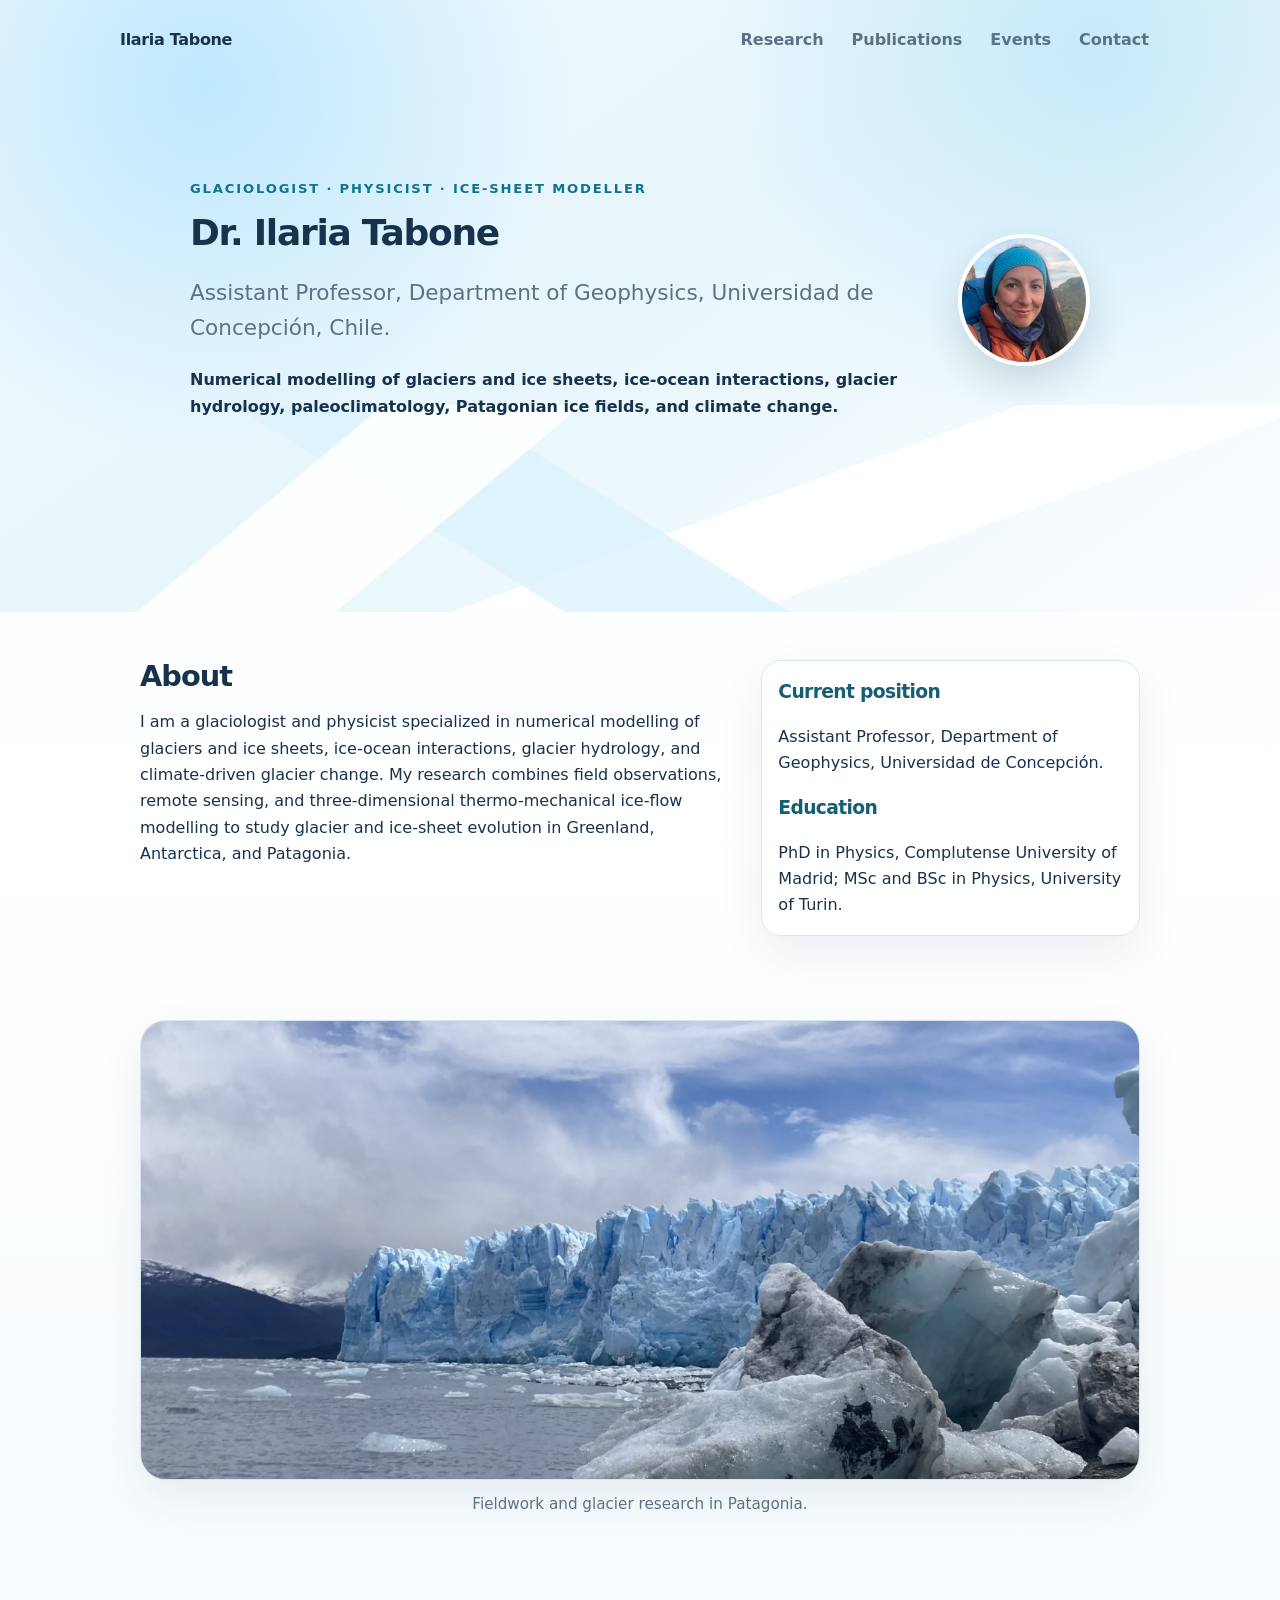
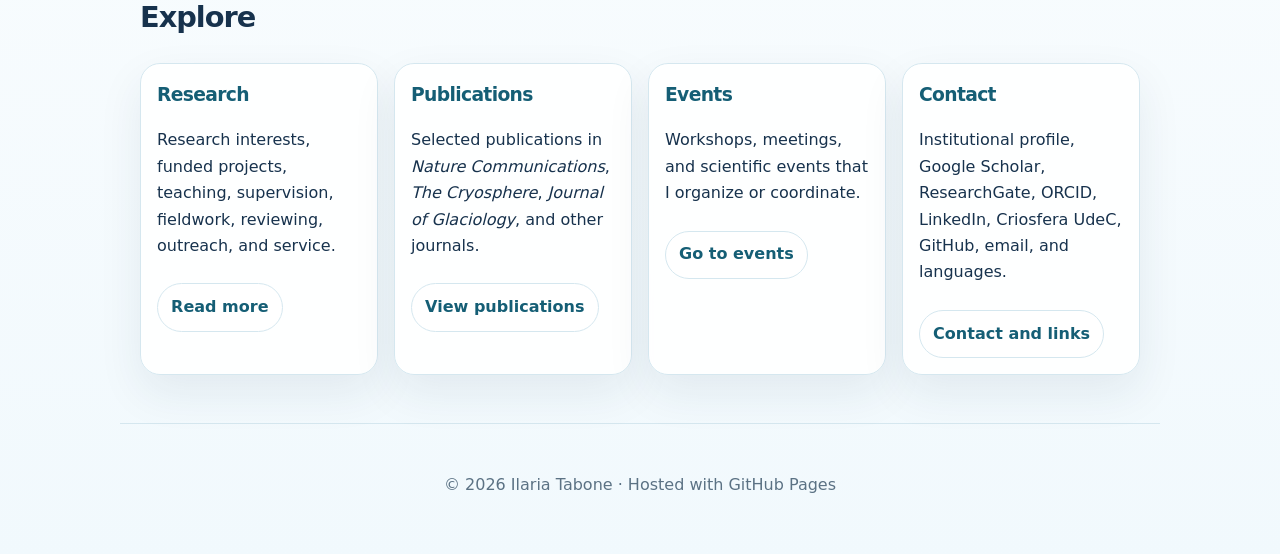
<file: index.html>
<!doctype html>
<html lang="en">
<head>
  <meta charset="utf-8" />
  <meta name="viewport" content="width=device-width, initial-scale=1" />
  <title>Ilaria Tabone | Glaciologist & Physicist</title>
  <meta name="description" content="Personal webpage of Dr. Ilaria Tabone, Assistant Professor at the Department of Geophysics, University of Concepción." />
  <link rel="stylesheet" href="styles.css" />
</head>
<body>
  <header class="hero personal-hero">
    <nav class="nav" aria-label="Main navigation">
      <a class="brand" href="/">Ilaria Tabone</a>
      <div class="links">
        <a href="/research/">Research</a>
        <a href="/publications/">Publications</a>
        <a href="/events/">Events</a>
        <a href="/contact/">Contact</a>
      </div>
    </nav>

    <section class="hero-content profile-hero">
      <div>
        <p class="eyebrow">Glaciologist · Physicist · Ice-sheet modeller</p>
        <h1>Dr. Ilaria Tabone</h1>
        <p class="subtitle">Assistant Professor, Department of Geophysics, Universidad de Concepción, Chile.</p>
        <p class="details">Numerical modelling of glaciers and ice sheets, ice-ocean interactions, glacier hydrology, paleoclimatology, Patagonian ice fields, and climate change.</p>
      </div>
      <img class="profile-photo" src="assets/ilaria-profile.jpg" alt="Ilaria Tabone in the field" />
    </section>
  </header>

  <main>
    <section class="section two-column">
      <div>
        <h2>About</h2>
        <p>
          I am a glaciologist and physicist specialized in numerical modelling of glaciers and ice sheets,
          ice-ocean interactions, glacier hydrology, and climate-driven glacier change. My research combines
          field observations, remote sensing, and three-dimensional thermo-mechanical ice-flow modelling to
          study glacier and ice-sheet evolution in Greenland, Antarctica, and Patagonia.
        </p>
      </div>
      <div class="info-box">
        <h3>Current position</h3>
        <p>Assistant Professor, Department of Geophysics, Universidad de Concepción.</p>
        <h3>Education</h3>
        <p>PhD in Physics, Complutense University of Madrid; MSc and BSc in Physics, University of Turin.</p>
      </div>
    </section>

    <section class="section feature-figure">
      <img src="assets/homepage-fieldwork.jpg" alt="Glacier fieldwork landscape" />
      <p>Fieldwork and glacier research in Patagonia.</p>
    </section>

    <section class="section summary-grid">
      <h2>Explore</h2>
      <article class="card">
        <h3>Research</h3>
        <p>Research interests, funded projects, teaching, supervision, fieldwork, reviewing, outreach, and service.</p>
        <a href="/research/">Read more</a>
      </article>
      <article class="card">
        <h3>Publications</h3>
        <p>Selected publications in <em>Nature Communications</em>, <em>The Cryosphere</em>, <em>Journal of Glaciology</em>, and other journals.</p>
        <a href="/publications/">View publications</a>
      </article>
      <article class="card">
        <h3>Events</h3>
        <p>Workshops, meetings, and scientific events that I organize or coordinate.</p>
        <a href="/events/">Go to events</a>
      </article>
      <article class="card">
        <h3>Contact</h3>
        <p>Institutional profile, Google Scholar, ResearchGate, ORCID, LinkedIn, Criosfera UdeC, GitHub, email, and languages.</p>
        <a href="/contact/">Contact and links</a>
      </article>
    </section>
  </main>

  <footer>
    <p>© <span id="year"></span> Ilaria Tabone · Hosted with GitHub Pages</p>
  </footer>

  <script>
    document.getElementById('year').textContent = new Date().getFullYear();
  </script>
</body>
</html>
</file>
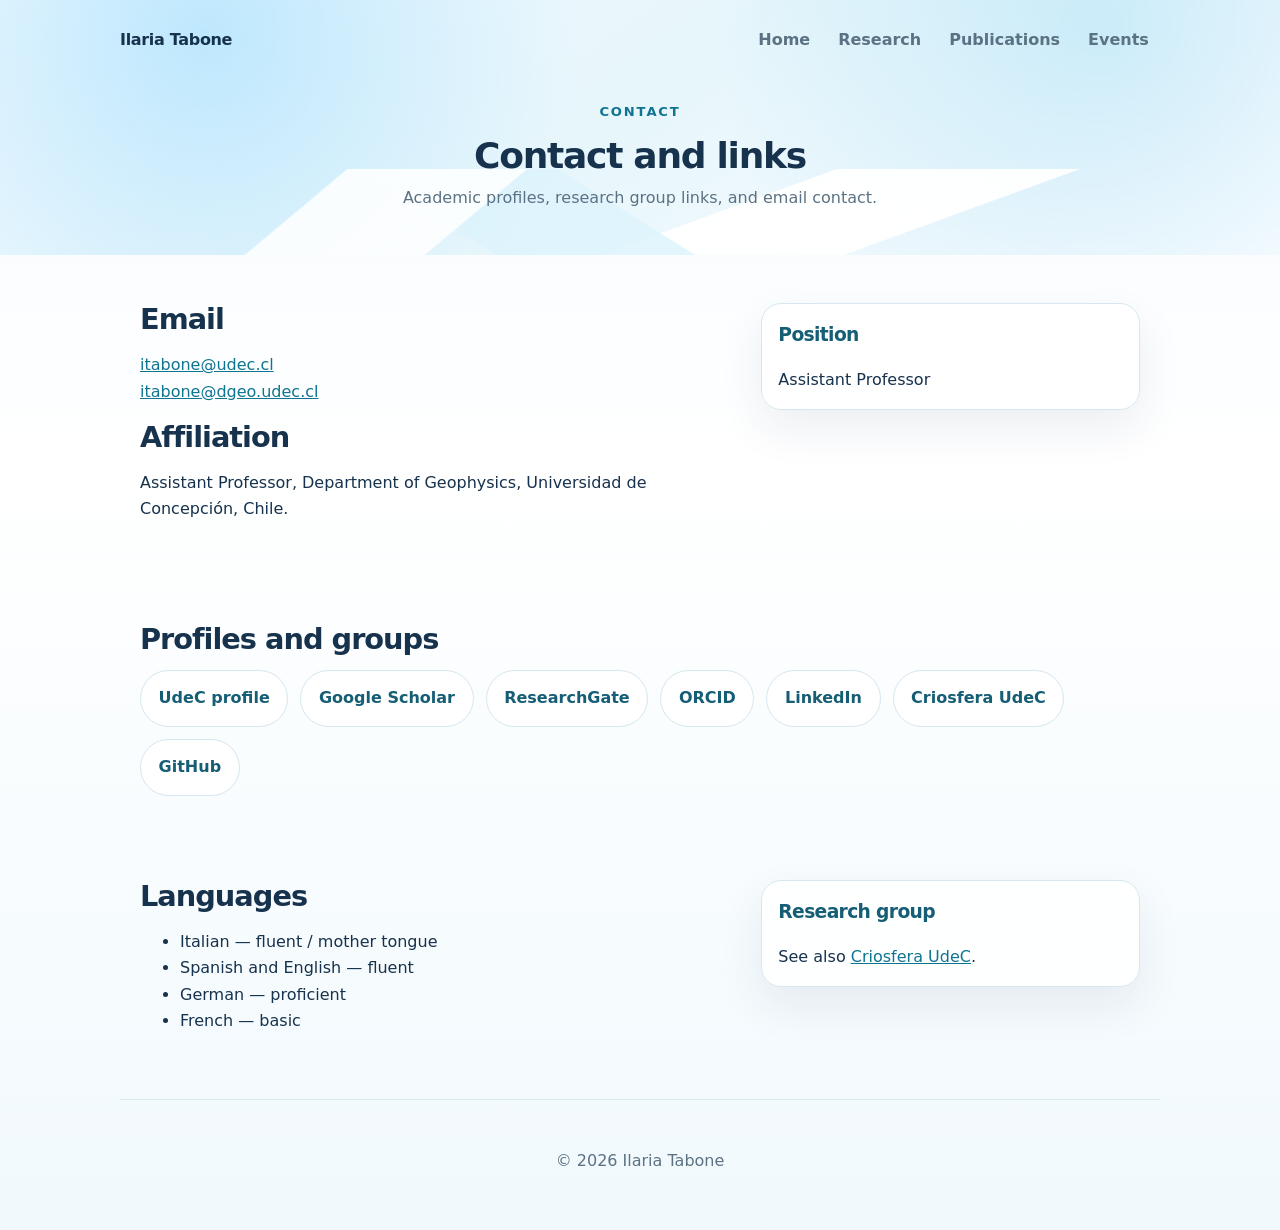
<file: contact/index.html>
<!doctype html>
<html lang="en">
<head>
  <meta charset="utf-8" />
  <meta name="viewport" content="width=device-width, initial-scale=1" />
  <title>Contact | Ilaria Tabone</title>
  <meta name="description" content="Contact information and academic links for Ilaria Tabone." />
  <link rel="stylesheet" href="../styles.css" />
</head>
<body>
  <header class="hero page-hero">
    <nav class="nav" aria-label="Main navigation">
      <a class="brand" href="/">Ilaria Tabone</a>
      <div class="links"><a href="/">Home</a><a href="/research/">Research</a><a href="/publications/">Publications</a><a href="/events/">Events</a></div>
    </nav>
    <section class="hero-content">
      <p class="eyebrow">Contact</p>
      <h1>Contact and links</h1>
      <p class="subtitle">Academic profiles, research group links, and email contact.</p>
    </section>
  </header>

  <main>
    <section class="section two-column">
      <div>
        <h2>Email</h2>
        <p><a href="mailto:itabone@udec.cl">itabone@udec.cl</a><br />
        <a href="mailto:itabone@dgeo.udec.cl">itabone@dgeo.udec.cl</a></p>
        <h2>Affiliation</h2>
        <p>Assistant Professor, Department of Geophysics, Universidad de Concepción, Chile.</p>
      </div>
      <div class="info-box">
        <h3>Position</h3>
        <p>Assistant Professor</p>
      </div>
    </section>

    <section class="section">
      <h2>Profiles and groups</h2>
      <div class="social-links large-links">
        <a href="https://www.dgeo.udec.cl/ilaria-tabone/">UdeC profile</a>
        <a href="https://scholar.google.com/citations?user=SGW-qyIAAAAJ&hl=de">Google Scholar</a>
        <a href="https://www.researchgate.net/profile/Ilaria-Tabone?ev=hdr_xprf">ResearchGate</a>
        <a href="https://orcid.org/0000-0002-2236-1793">ORCID</a>
        <a href="https://cl.linkedin.com/in/ilaria-tabone-148831a3">LinkedIn</a>
        <a href="https://criosfera.udec.cl">Criosfera UdeC</a>
        <a href="https://github.com/ilaria-tab">GitHub</a>
      </div>
    </section>

    <section class="section two-column">
      <div>
        <h2>Languages</h2>
        <ul>
          <li>Italian — fluent / mother tongue</li>
          <li>Spanish and English — fluent</li>
          <li>German — proficient</li>
          <li>French — basic</li>
        </ul>
      </div>
      <div class="info-box">
        <h3>Research group</h3>
        <p>See also <a href="https://criosfera.udec.cl">Criosfera UdeC</a>.</p>
      </div>
    </section>
  </main>

  <footer><p>© <span id="year"></span> Ilaria Tabone</p></footer>
  <script>document.getElementById('year').textContent = new Date().getFullYear();</script>
</body>
</html>
</file>
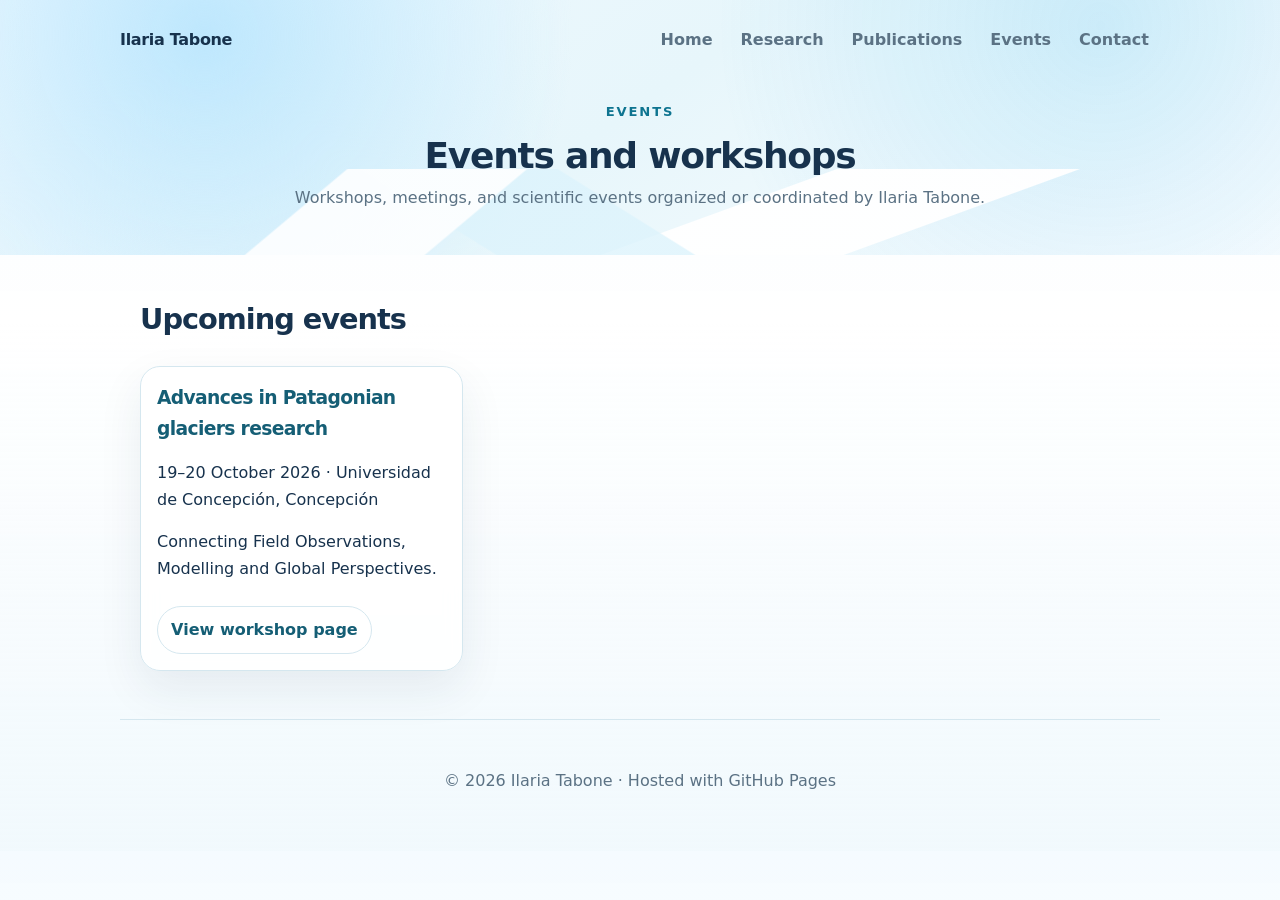
<file: events/index.html>
<!doctype html>
<html lang="en">
<head>
  <meta charset="utf-8" />
  <meta name="viewport" content="width=device-width, initial-scale=1" />
  <title>Events | Ilaria Tabone</title>
  <meta name="description" content="Events and workshops organized by Ilaria Tabone." />
  <link rel="stylesheet" href="../styles.css" />
</head>
<body>
  <header class="hero page-hero">
    <nav class="nav" aria-label="Main navigation">
      <a class="brand" href="/">Ilaria Tabone</a>
      <div class="links">
        <a href="/">Home</a>
        <a href="/research/">Research</a>
        <a href="/publications/">Publications</a>
        <a href="/events/">Events</a>
        <a href="/contact/">Contact</a>
      </div>
    </nav>

    <section class="hero-content">
      <p class="eyebrow">Events</p>
      <h1>Events and workshops</h1>
      <p class="subtitle">Workshops, meetings, and scientific events organized or coordinated by Ilaria Tabone.</p>
    </section>
  </header>

  <main>
    <section class="section cards">
      <h2>Upcoming events</h2>
      <article class="card">
        <h3>Advances in Patagonian glaciers research</h3>
        <p>19–20 October 2026 · Universidad de Concepción, Concepción</p>
        <p>Connecting Field Observations, Modelling and Global Perspectives.</p>
        <a href="/events/workshop_patagonia_2026/">View workshop page</a>
      </article>
    </section>
  </main>

  <footer>
    <p>© <span id="year"></span> Ilaria Tabone · Hosted with GitHub Pages</p>
  </footer>

  <script>
    document.getElementById('year').textContent = new Date().getFullYear();
  </script>
</body>
</html>
</file>
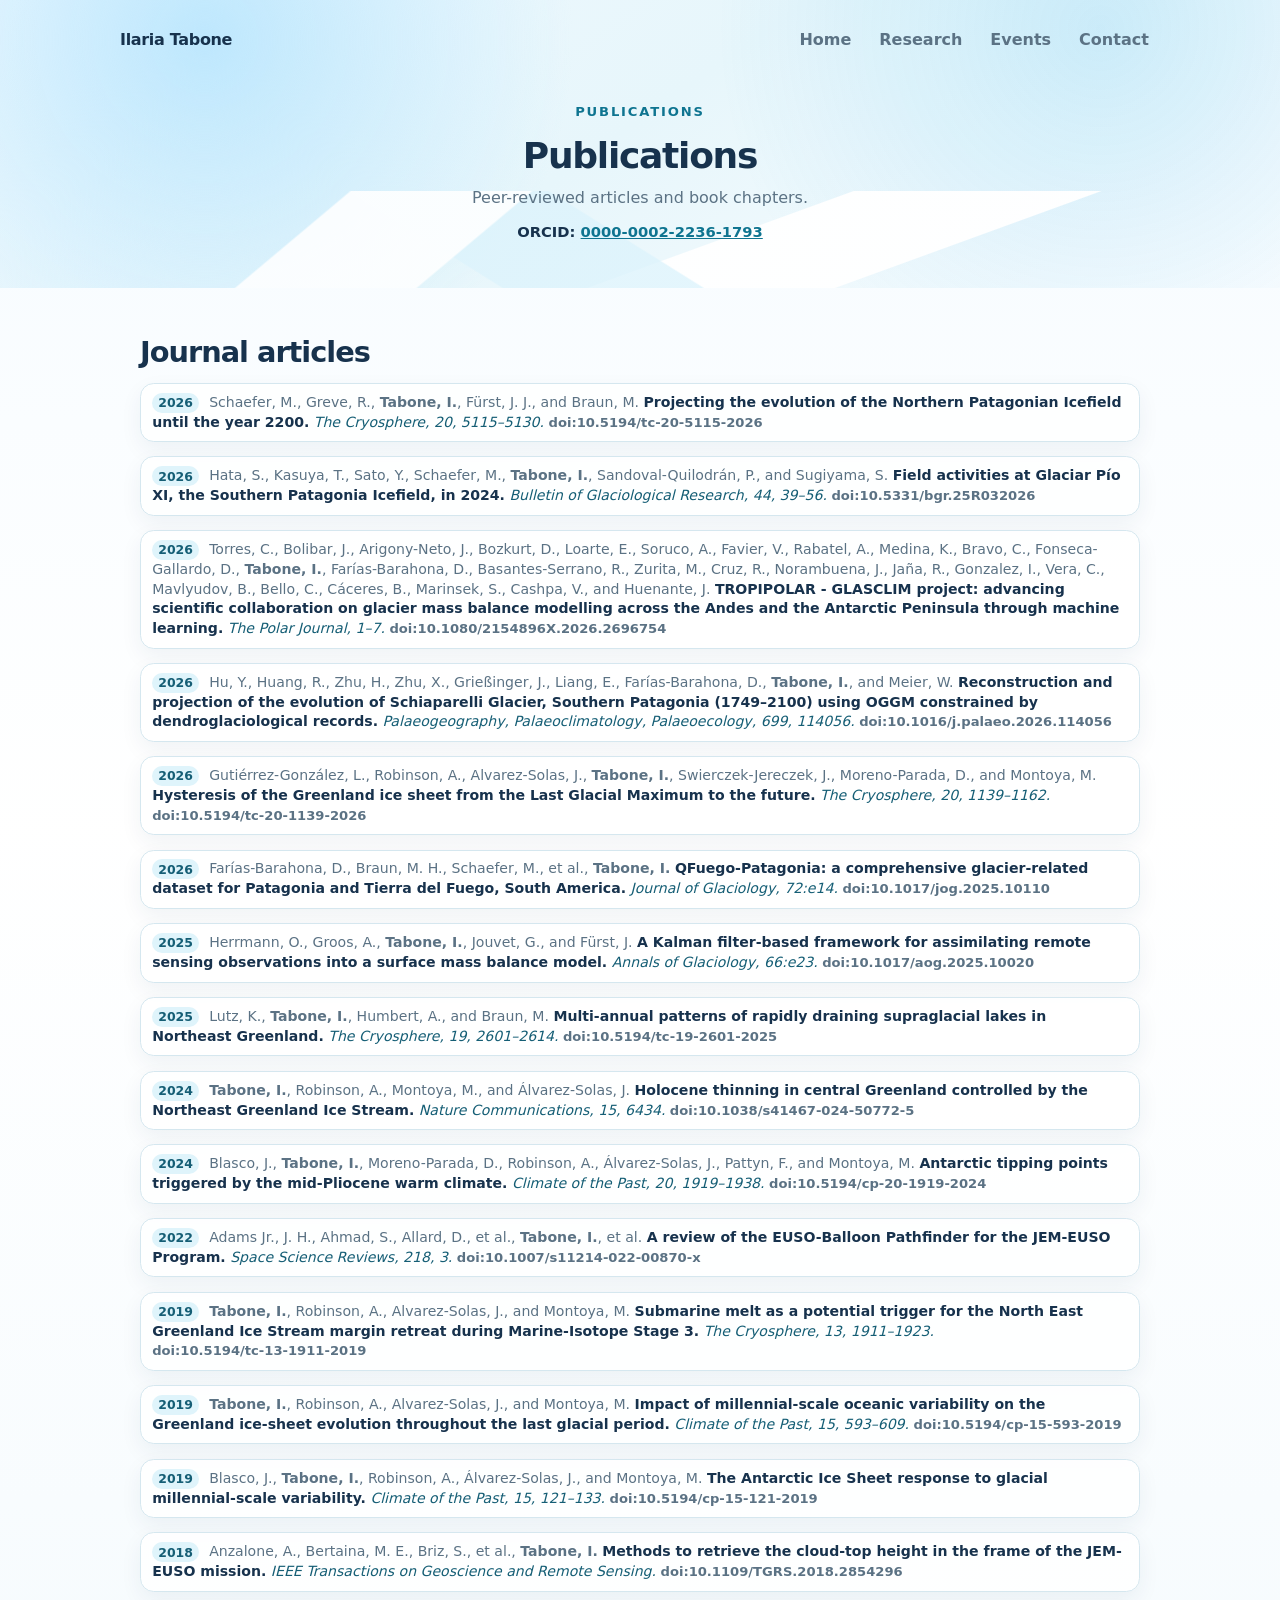
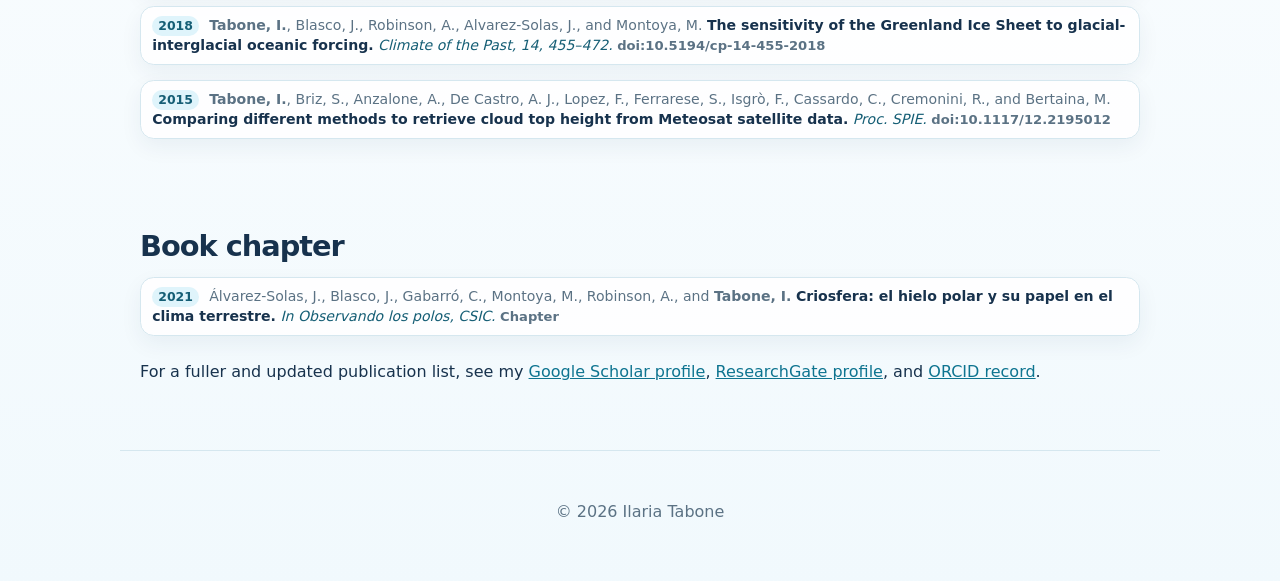
<file: publications/index.html>
<!doctype html>
<html lang="en">
<head>
  <meta charset="utf-8" />
  <meta name="viewport" content="width=device-width, initial-scale=1" />
  <title>Publications | Ilaria Tabone</title>
  <meta name="description" content="Publications by Ilaria Tabone." />
  <link rel="stylesheet" href="../styles.css" />
</head>
<body>
  <header class="hero page-hero">
    <nav class="nav" aria-label="Main navigation">
      <a class="brand" href="/">Ilaria Tabone</a>
      <div class="links"><a href="/">Home</a><a href="/research/">Research</a><a href="/events/">Events</a><a href="/contact/">Contact</a></div>
    </nav>
    <section class="hero-content">
      <p class="eyebrow">Publications</p>
      <h1>Publications</h1>
      <p class="subtitle">Peer-reviewed articles and book chapters.</p>
      <p class="details">ORCID: <a href="https://orcid.org/0000-0002-2236-1793">0000-0002-2236-1793</a></p>
    </section>
  </header>

  <main>
    <section class="section publication-list">
      <h2>Journal articles</h2>
      <ol class="publications">
        <li class="publication">
          <span class="pub-year">2026</span>
          <span class="pub-authors">Schaefer, M., Greve, R., <strong>Tabone, I.</strong>, Fürst, J. J., and Braun, M.</span>
          <span class="pub-title">Projecting the evolution of the Northern Patagonian Icefield until the year 2200.</span>
          <span class="pub-journal">The Cryosphere, 20, 5115–5130.</span>
          <a class="pub-link" href="https://doi.org/10.5194/tc-20-5115-2026">doi:10.5194/tc-20-5115-2026</a>
        </li>
        <li class="publication">
          <span class="pub-year">2026</span>
          <span class="pub-authors">Hata, S., Kasuya, T., Sato, Y., Schaefer, M., <strong>Tabone, I.</strong>, Sandoval-Quilodrán, P., and Sugiyama, S.</span>
          <span class="pub-title">Field activities at Glaciar Pío XI, the Southern Patagonia Icefield, in 2024.</span>
          <span class="pub-journal">Bulletin of Glaciological Research, 44, 39–56.</span>
          <a class="pub-link" href="https://doi.org/10.5331/bgr.25R032026">doi:10.5331/bgr.25R032026</a>
        </li>
        <li class="publication">
          <span class="pub-year">2026</span>
          <span class="pub-authors">Torres, C., Bolibar, J., Arigony-Neto, J., Bozkurt, D., Loarte, E., Soruco, A., Favier, V., Rabatel, A., Medina, K., Bravo, C., Fonseca-Gallardo, D., <strong>Tabone, I.</strong>, Farías-Barahona, D., Basantes-Serrano, R., Zurita, M., Cruz, R., Norambuena, J., Jaña, R., Gonzalez, I., Vera, C., Mavlyudov, B., Bello, C., Cáceres, B., Marinsek, S., Cashpa, V., and Huenante, J.</span>
          <span class="pub-title">TROPIPOLAR - GLASCLIM project: advancing scientific collaboration on glacier mass balance modelling across the Andes and the Antarctic Peninsula through machine learning.</span>
          <span class="pub-journal">The Polar Journal, 1–7.</span>
          <a class="pub-link" href="https://doi.org/10.1080/2154896X.2026.2696754">doi:10.1080/2154896X.2026.2696754</a>
        </li>
        <li class="publication">
          <span class="pub-year">2026</span>
          <span class="pub-authors">Hu, Y., Huang, R., Zhu, H., Zhu, X., Grießinger, J., Liang, E., Farías-Barahona, D., <strong>Tabone, I.</strong>, and Meier, W.</span>
          <span class="pub-title">Reconstruction and projection of the evolution of Schiaparelli Glacier, Southern Patagonia (1749–2100) using OGGM constrained by dendroglaciological records.</span>
          <span class="pub-journal">Palaeogeography, Palaeoclimatology, Palaeoecology, 699, 114056.</span>
          <a class="pub-link" href="https://doi.org/10.1016/j.palaeo.2026.114056">doi:10.1016/j.palaeo.2026.114056</a>
        </li>
        <li class="publication">
          <span class="pub-year">2026</span>
          <span class="pub-authors">Gutiérrez-González, L., Robinson, A., Alvarez-Solas, J., <strong>Tabone, I.</strong>, Swierczek-Jereczek, J., Moreno-Parada, D., and Montoya, M.</span>
          <span class="pub-title">Hysteresis of the Greenland ice sheet from the Last Glacial Maximum to the future.</span>
          <span class="pub-journal">The Cryosphere, 20, 1139–1162.</span>
          <a class="pub-link" href="https://doi.org/10.5194/tc-20-1139-2026">doi:10.5194/tc-20-1139-2026</a>
        </li>
        <li class="publication">
          <span class="pub-year">2026</span>
          <span class="pub-authors">Farías-Barahona, D., Braun, M. H., Schaefer, M., et al., <strong>Tabone, I.</strong></span>
          <span class="pub-title">QFuego-Patagonia: a comprehensive glacier-related dataset for Patagonia and Tierra del Fuego, South America.</span>
          <span class="pub-journal">Journal of Glaciology, 72:e14.</span>
          <a class="pub-link" href="https://doi.org/10.1017/jog.2025.10110">doi:10.1017/jog.2025.10110</a>
        </li>
        <li class="publication">
          <span class="pub-year">2025</span>
          <span class="pub-authors">Herrmann, O., Groos, A., <strong>Tabone, I.</strong>, Jouvet, G., and Fürst, J.</span>
          <span class="pub-title">A Kalman filter-based framework for assimilating remote sensing observations into a surface mass balance model.</span>
          <span class="pub-journal">Annals of Glaciology, 66:e23.</span>
          <a class="pub-link" href="https://doi.org/10.1017/aog.2025.10020">doi:10.1017/aog.2025.10020</a>
        </li>
        <li class="publication">
          <span class="pub-year">2025</span>
          <span class="pub-authors">Lutz, K., <strong>Tabone, I.</strong>, Humbert, A., and Braun, M.</span>
          <span class="pub-title">Multi-annual patterns of rapidly draining supraglacial lakes in Northeast Greenland.</span>
          <span class="pub-journal">The Cryosphere, 19, 2601–2614.</span>
          <a class="pub-link" href="https://doi.org/10.5194/tc-19-2601-2025">doi:10.5194/tc-19-2601-2025</a>
        </li>
        <li class="publication">
          <span class="pub-year">2024</span>
          <span class="pub-authors"><strong>Tabone, I.</strong>, Robinson, A., Montoya, M., and Álvarez-Solas, J.</span>
          <span class="pub-title">Holocene thinning in central Greenland controlled by the Northeast Greenland Ice Stream.</span>
          <span class="pub-journal">Nature Communications, 15, 6434.</span>
          <a class="pub-link" href="https://doi.org/10.1038/s41467-024-50772-5">doi:10.1038/s41467-024-50772-5</a>
        </li>
        <li class="publication">
          <span class="pub-year">2024</span>
          <span class="pub-authors">Blasco, J., <strong>Tabone, I.</strong>, Moreno-Parada, D., Robinson, A., Álvarez-Solas, J., Pattyn, F., and Montoya, M.</span>
          <span class="pub-title">Antarctic tipping points triggered by the mid-Pliocene warm climate.</span>
          <span class="pub-journal">Climate of the Past, 20, 1919–1938.</span>
          <a class="pub-link" href="https://doi.org/10.5194/cp-20-1919-2024">doi:10.5194/cp-20-1919-2024</a>
        </li>
        <li class="publication">
          <span class="pub-year">2022</span>
          <span class="pub-authors">Adams Jr., J. H., Ahmad, S., Allard, D., et al., <strong>Tabone, I.</strong>, et al.</span>
          <span class="pub-title">A review of the EUSO-Balloon Pathfinder for the JEM-EUSO Program.</span>
          <span class="pub-journal">Space Science Reviews, 218, 3.</span>
          <a class="pub-link" href="https://doi.org/10.1007/s11214-022-00870-x">doi:10.1007/s11214-022-00870-x</a>
        </li>
        <li class="publication">
          <span class="pub-year">2019</span>
          <span class="pub-authors"><strong>Tabone, I.</strong>, Robinson, A., Alvarez-Solas, J., and Montoya, M.</span>
          <span class="pub-title">Submarine melt as a potential trigger for the North East Greenland Ice Stream margin retreat during Marine-Isotope Stage 3.</span>
          <span class="pub-journal">The Cryosphere, 13, 1911–1923.</span>
          <a class="pub-link" href="https://doi.org/10.5194/tc-13-1911-2019">doi:10.5194/tc-13-1911-2019</a>
        </li>
        <li class="publication">
          <span class="pub-year">2019</span>
          <span class="pub-authors"><strong>Tabone, I.</strong>, Robinson, A., Alvarez-Solas, J., and Montoya, M.</span>
          <span class="pub-title">Impact of millennial-scale oceanic variability on the Greenland ice-sheet evolution throughout the last glacial period.</span>
          <span class="pub-journal">Climate of the Past, 15, 593–609.</span>
          <a class="pub-link" href="https://doi.org/10.5194/cp-15-593-2019">doi:10.5194/cp-15-593-2019</a>
        </li>
        <li class="publication">
          <span class="pub-year">2019</span>
          <span class="pub-authors">Blasco, J., <strong>Tabone, I.</strong>, Robinson, A., Álvarez-Solas, J., and Montoya, M.</span>
          <span class="pub-title">The Antarctic Ice Sheet response to glacial millennial-scale variability.</span>
          <span class="pub-journal">Climate of the Past, 15, 121–133.</span>
          <a class="pub-link" href="https://doi.org/10.5194/cp-15-121-2019">doi:10.5194/cp-15-121-2019</a>
        </li>
        <li class="publication">
          <span class="pub-year">2018</span>
          <span class="pub-authors">Anzalone, A., Bertaina, M. E., Briz, S., et al., <strong>Tabone, I.</strong></span>
          <span class="pub-title">Methods to retrieve the cloud-top height in the frame of the JEM-EUSO mission.</span>
          <span class="pub-journal">IEEE Transactions on Geoscience and Remote Sensing.</span>
          <a class="pub-link" href="https://doi.org/10.1109/TGRS.2018.2854296">doi:10.1109/TGRS.2018.2854296</a>
        </li>
        <li class="publication">
          <span class="pub-year">2018</span>
          <span class="pub-authors"><strong>Tabone, I.</strong>, Blasco, J., Robinson, A., Alvarez-Solas, J., and Montoya, M.</span>
          <span class="pub-title">The sensitivity of the Greenland Ice Sheet to glacial-interglacial oceanic forcing.</span>
          <span class="pub-journal">Climate of the Past, 14, 455–472.</span>
          <a class="pub-link" href="https://doi.org/10.5194/cp-14-455-2018">doi:10.5194/cp-14-455-2018</a>
        </li>
        <li class="publication">
          <span class="pub-year">2015</span>
          <span class="pub-authors"><strong>Tabone, I.</strong>, Briz, S., Anzalone, A., De Castro, A. J., Lopez, F., Ferrarese, S., Isgrò, F., Cassardo, C., Cremonini, R., and Bertaina, M.</span>
          <span class="pub-title">Comparing different methods to retrieve cloud top height from Meteosat satellite data.</span>
          <span class="pub-journal">Proc. SPIE.</span>
          <a class="pub-link" href="https://doi.org/10.1117/12.2195012">doi:10.1117/12.2195012</a>
        </li>
      </ol>
    </section>

    <section class="section publication-list">
      <h2>Book chapter</h2>
      <ol class="publications">
        <li class="publication">
          <span class="pub-year">2021</span>
          <span class="pub-authors">Álvarez-Solas, J., Blasco, J., Gabarró, C., Montoya, M., Robinson, A., and <strong>Tabone, I.</strong></span>
          <span class="pub-title">Criosfera: el hielo polar y su papel en el clima terrestre.</span>
          <span class="pub-journal">In <em>Observando los polos</em>, CSIC.</span>
          <a class="pub-link" href="http://hdl.handle.net/10261/261503">Chapter</a>
        </li>
      </ol>
      <p>For a fuller and updated publication list, see my <a href="https://scholar.google.com/citations?user=SGW-qyIAAAAJ&hl=de">Google Scholar profile</a>, <a href="https://www.researchgate.net/profile/Ilaria-Tabone?ev=hdr_xprf">ResearchGate profile</a>, and <a href="https://orcid.org/0000-0002-2236-1793">ORCID record</a>.</p>
    </section>
  </main>

  <footer><p>© <span id="year"></span> Ilaria Tabone</p></footer>
  <script>document.getElementById('year').textContent = new Date().getFullYear();</script>
</body>
</html>
</file>
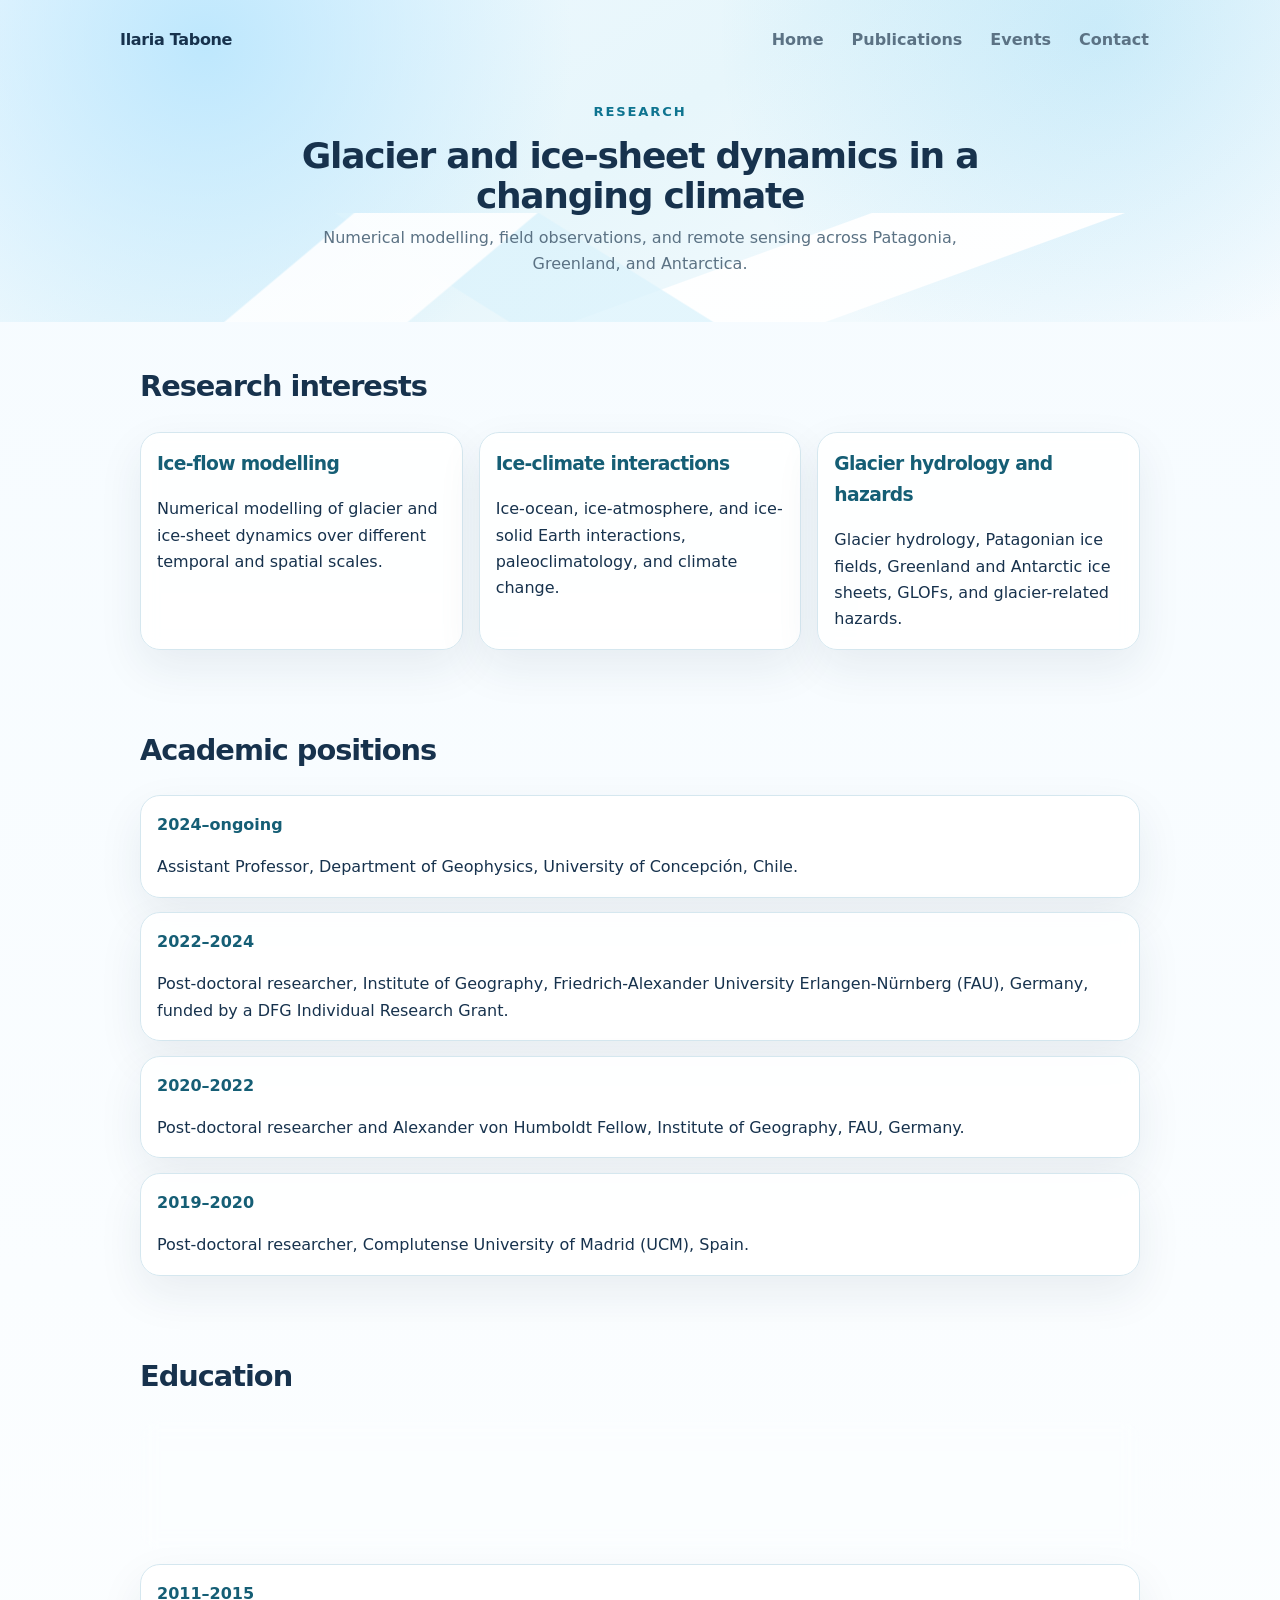
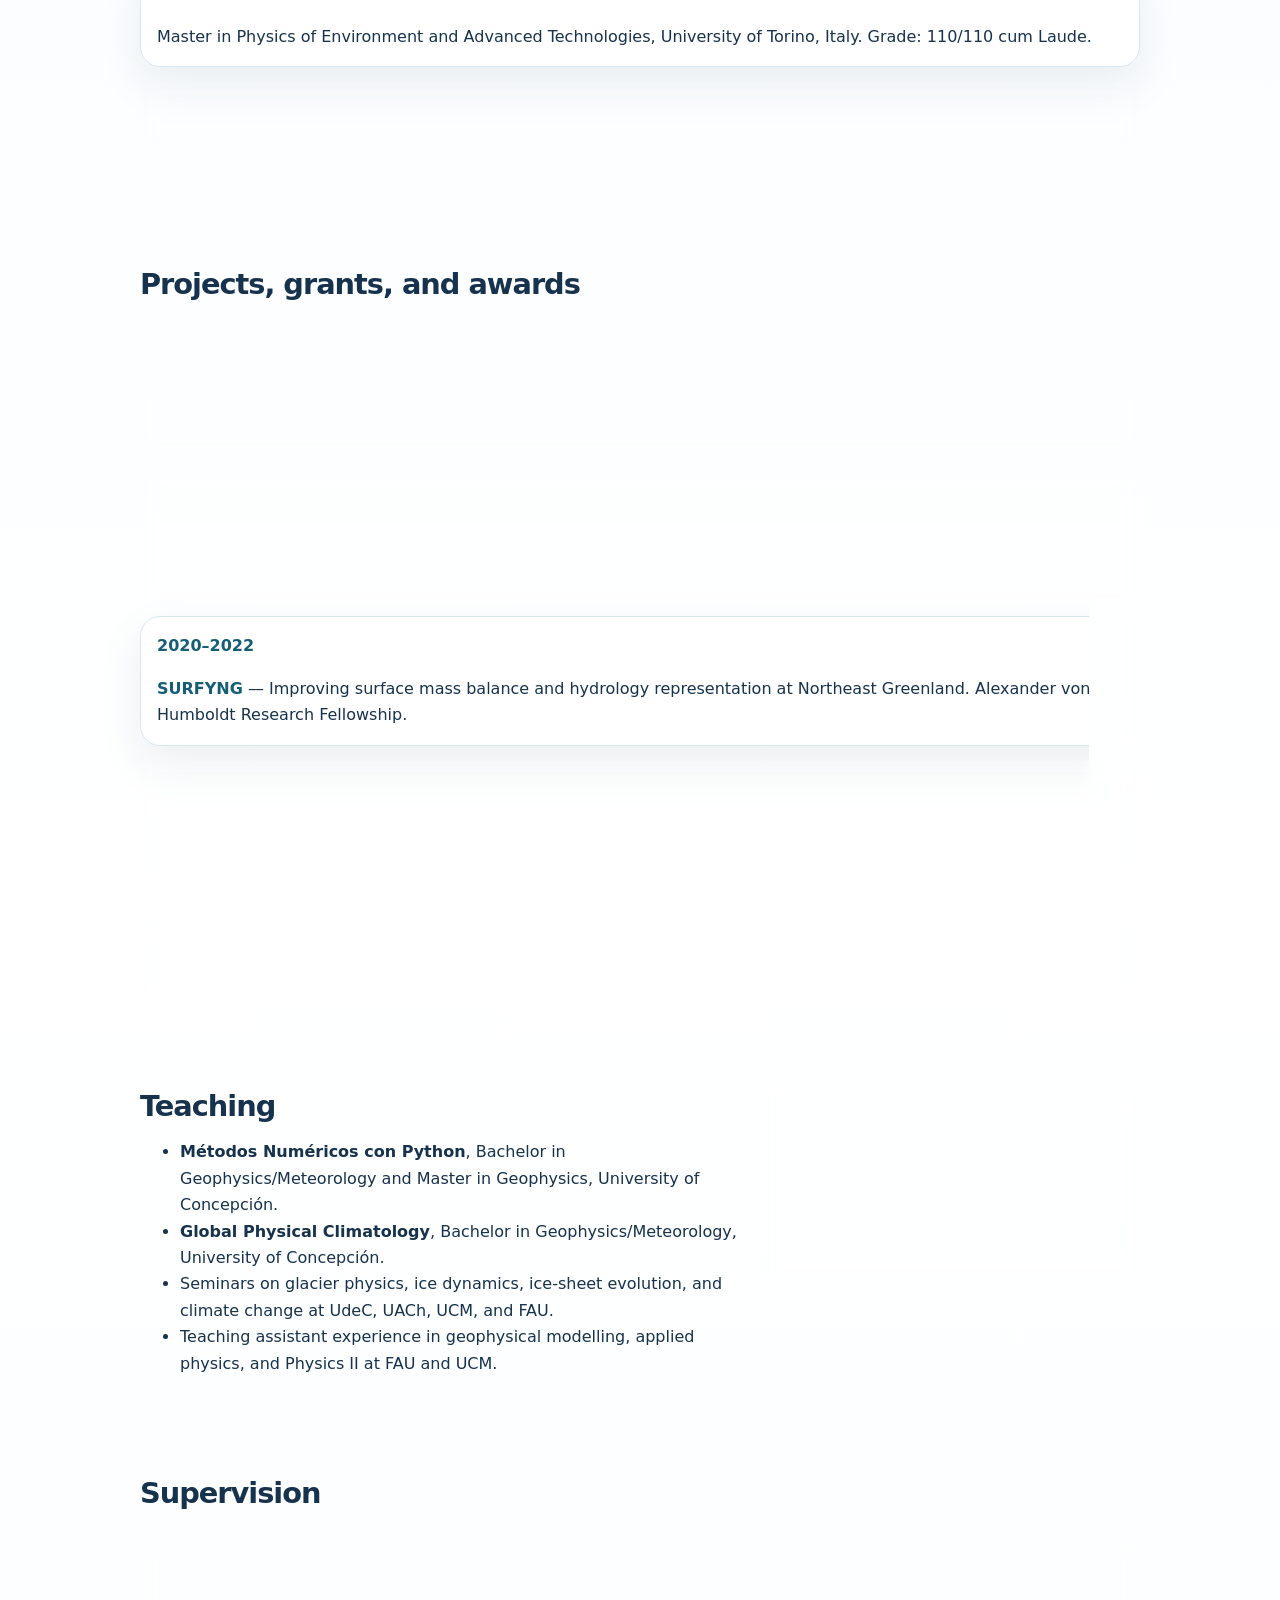
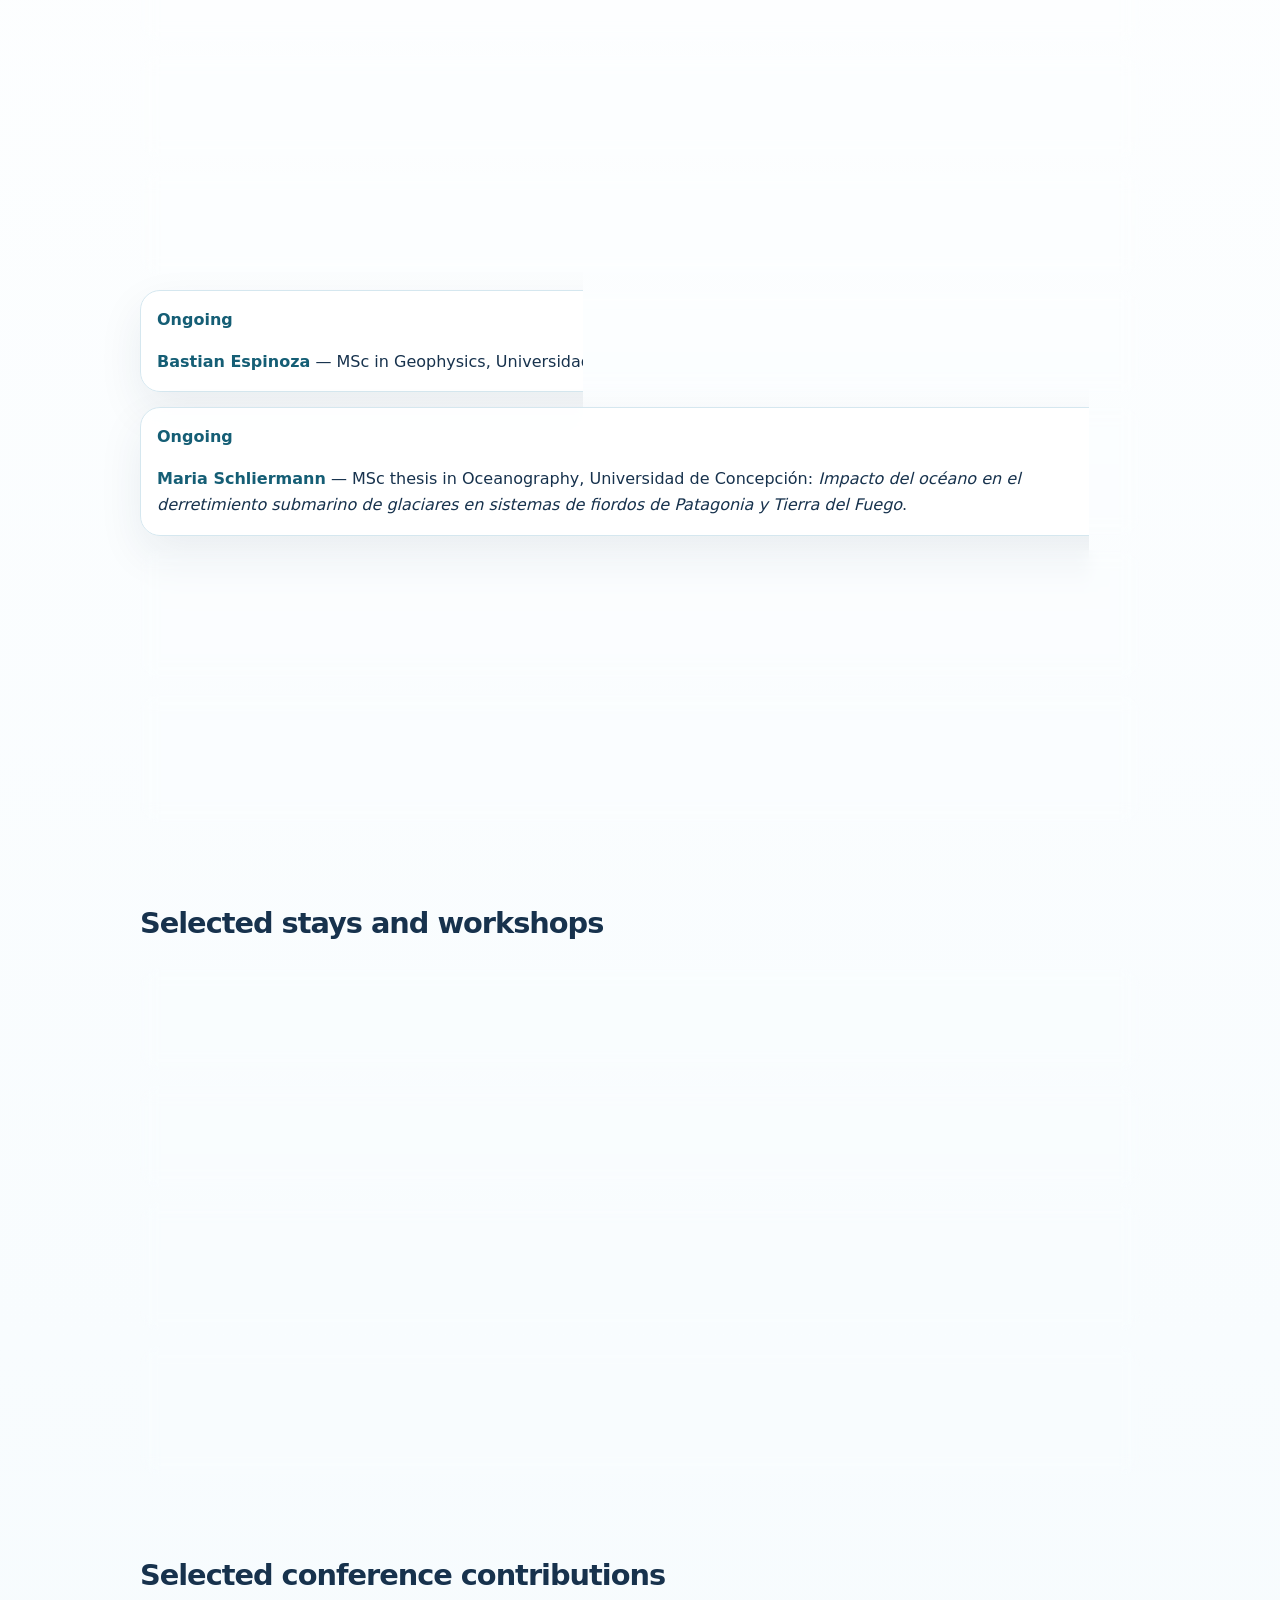
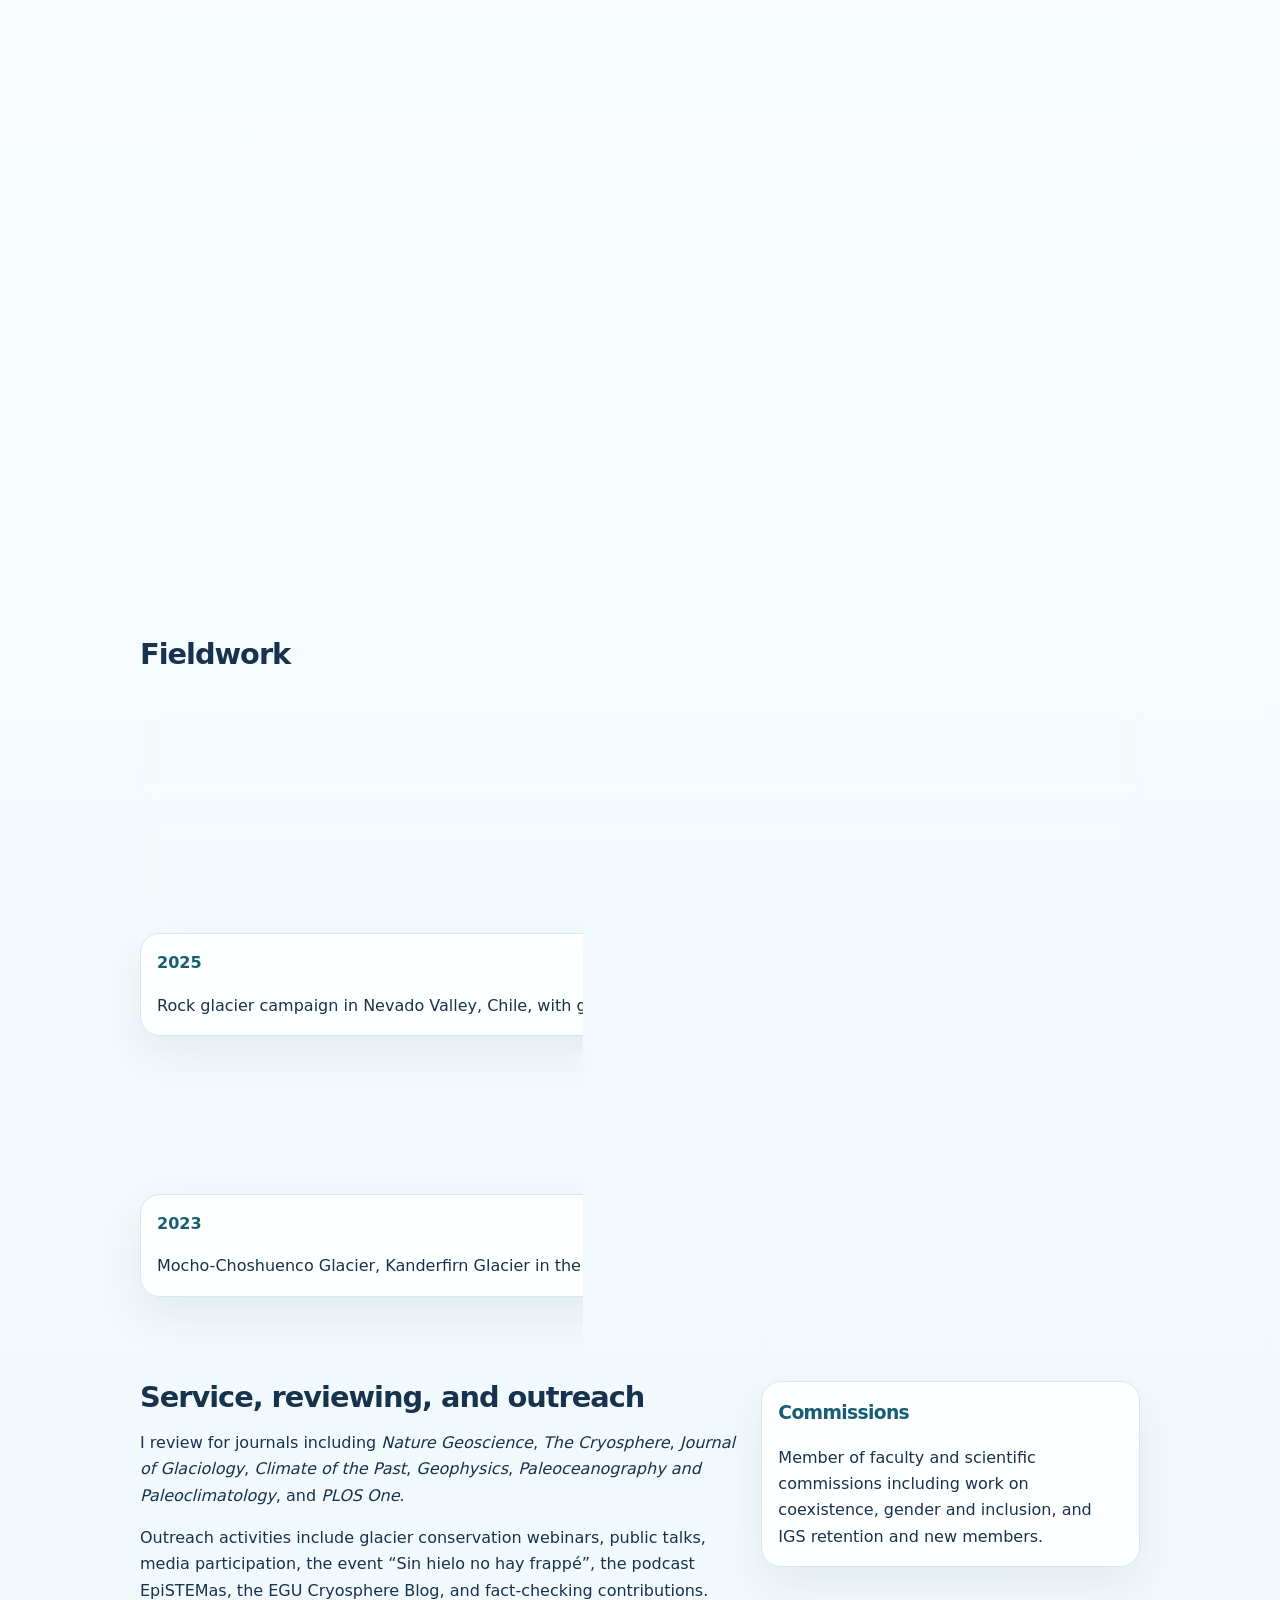
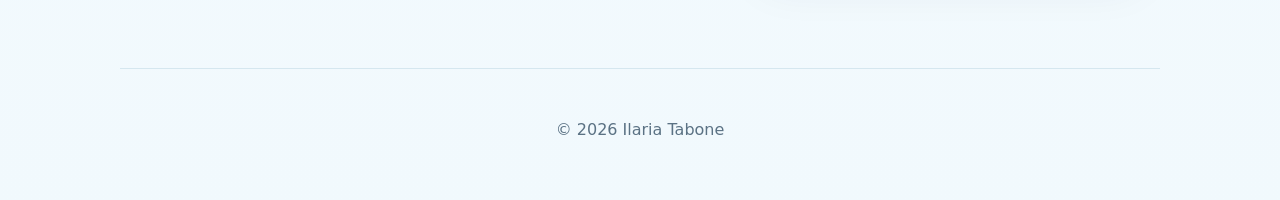
<file: research/index.html>
<!doctype html>
<html lang="en">
<head>
  <meta charset="utf-8" />
  <meta name="viewport" content="width=device-width, initial-scale=1" />
  <title>Research | Ilaria Tabone</title>
  <meta name="description" content="Research interests, projects, teaching, supervision, fieldwork, and outreach of Ilaria Tabone." />
  <link rel="stylesheet" href="../styles.css" />
</head>
<body>
  <header class="hero page-hero">
    <nav class="nav" aria-label="Main navigation">
      <a class="brand" href="/">Ilaria Tabone</a>
      <div class="links"><a href="/">Home</a><a href="/publications/">Publications</a><a href="/events/">Events</a><a href="/contact/">Contact</a></div>
    </nav>
    <section class="hero-content">
      <p class="eyebrow">Research</p>
      <h1>Glacier and ice-sheet dynamics in a changing climate</h1>
      <p class="subtitle">Numerical modelling, field observations, and remote sensing across Patagonia, Greenland, and Antarctica.</p>
    </section>
  </header>

  <main>
    <section class="section cards">
      <h2>Research interests</h2>
      <article class="card"><h3>Ice-flow modelling</h3><p>Numerical modelling of glacier and ice-sheet dynamics over different temporal and spatial scales.</p></article>
      <article class="card"><h3>Ice-climate interactions</h3><p>Ice-ocean, ice-atmosphere, and ice-solid Earth interactions, paleoclimatology, and climate change.</p></article>
      <article class="card"><h3>Glacier hydrology and hazards</h3><p>Glacier hydrology, Patagonian ice fields, Greenland and Antarctic ice sheets, GLOFs, and glacier-related hazards.</p></article>
    </section>

    <section class="section timeline">
      <h2>Academic positions</h2>
      <div class="timeline-item"><strong>2024–ongoing</strong><p>Assistant Professor, Department of Geophysics, University of Concepción, Chile.</p></div>
      <div class="timeline-item"><strong>2022–2024</strong><p>Post-doctoral researcher, Institute of Geography, Friedrich-Alexander University Erlangen-Nürnberg (FAU), Germany, funded by a DFG Individual Research Grant.</p></div>
      <div class="timeline-item"><strong>2020–2022</strong><p>Post-doctoral researcher and Alexander von Humboldt Fellow, Institute of Geography, FAU, Germany.</p></div>
      <div class="timeline-item"><strong>2019–2020</strong><p>Post-doctoral researcher, Complutense University of Madrid (UCM), Spain.</p></div>
    </section>

    <section class="section timeline">
      <h2>Education</h2>
      <div class="timeline-item"><strong>2016–2019</strong><p>Doctorate in Physics, Complutense University of Madrid. Thesis: <em>The role of ice-ocean interactions in the past evolution of the Greenland Ice Sheet</em>.</p></div>
      <div class="timeline-item"><strong>2011–2015</strong><p>Master in Physics of Environment and Advanced Technologies, University of Torino, Italy. Grade: 110/110 cum Laude.</p></div>
      <div class="timeline-item"><strong>2007–2011</strong><p>Bachelor in Physics, University of Torino, Italy. Grade: 108/110.</p></div>
    </section>

    <section class="section timeline">
      <h2>Projects, grants, and awards</h2>
      <div class="timeline-item"><strong>2025–2028</strong><p><strong>PROPAGEMOS</strong> — Projecting the Patagonian Icefields mass loss in the future. FONDECYT Iniciación, ANID Chile. Principal Investigator.</p></div>
      <div class="timeline-item"><strong>2022–2025</strong><p><strong>RESPONSE</strong> — Regional-scale ice-flow modelling in Patagonia since the Little Ice Age. DFG Individual Research Grant. Principal Investigator.</p></div>
      <div class="timeline-item"><strong>2020–2022</strong><p><strong>SURFYNG</strong> — Improving surface mass balance and hydrology representation at Northeast Greenland. Alexander von Humboldt Research Fellowship.</p></div>
      <div class="timeline-item"><strong>2019 / 2016</strong><p>Post-doctoral and pre-doctoral fellowships from the Spanish National Programme for the Promotion of Talent and Its Employability.</p></div>
      <div class="timeline-item"><strong>2017 / 2015</strong><p>EGU Early Career Scientist Travel Grant and ERASMUS+ Traineeship grant.</p></div>
    </section>

    <section class="section two-column">
      <div>
        <h2>Teaching</h2>
        <ul>
          <li><strong>Métodos Numéricos con Python</strong>, Bachelor in Geophysics/Meteorology and Master in Geophysics, University of Concepción.</li>
          <li><strong>Global Physical Climatology</strong>, Bachelor in Geophysics/Meteorology, University of Concepción.</li>
          <li>Seminars on glacier physics, ice dynamics, ice-sheet evolution, and climate change at UdeC, UACh, UCM, and FAU.</li>
          <li>Teaching assistant experience in geophysical modelling, applied physics, and Physics II at FAU and UCM.</li>
        </ul>
      </div>
      <div class="info-box">
        <h3>Supervision</h3>
        <p>Current and past supervision includes PhD, MSc, and Bachelor theses at Universidad de Concepción, FAU, and UCM.</p>
      </div>
    </section>

    <section class="section timeline">
      <h2>Supervision</h2>
      <div class="timeline-item"><strong>Ongoing</strong><p><span class="highlight-name">Paul Sandoval</span> — PhD in Environmental Engineering.</p></div>
      <div class="timeline-item"><strong>Ongoing</strong><p><span class="highlight-name">Raul Correa</span> — MSc in Geophysics, Universidad de Concepción.</p></div>
      <div class="timeline-item"><strong>Ongoing</strong><p><span class="highlight-name">Mañio Zúñiga</span> — MSc in Geophysics, Universidad de Concepción.</p></div>
      <div class="timeline-item"><strong>Ongoing</strong><p><span class="highlight-name">Bastian Espinoza</span> — MSc in Geophysics, Universidad de Concepción.</p></div>
      <div class="timeline-item"><strong>Ongoing</strong><p><span class="highlight-name">Maria Schliermann</span> — MSc thesis in Oceanography, Universidad de Concepción: <em>Impacto del océano en el derretimiento submarino de glaciares en sistemas de fiordos de Patagonia y Tierra del Fuego</em>.</p></div>
      <div class="timeline-item"><strong>2024</strong><p><span class="highlight-name">Maria Schliermann</span> — Bachelor thesis in Physical Geography, FAU: <em>Water-Glacier Interaction in Cordillera Darwin — Water mass characterisation and GLOFs</em>.</p></div>
      <div class="timeline-item"><strong>2022</strong><p><span class="highlight-name">Jacob Alberto García Suárez</span> — Master thesis in Meteorology and Geophysics, UCM: <em>The Evolution of the Greenland Ice Sheet under Global Warming</em>.</p></div>
    </section>

    <section class="section timeline">
      <h2>Selected stays and workshops</h2>
      <div class="timeline-item"><strong>2026</strong><p>Visiting scientist at UCM, Spain, and FAU, Germany; participant in Taller Lidera Mujeres en la Academia.</p></div>
      <div class="timeline-item"><strong>2025</strong><p>Visiting scientist at FAU, Germany.</p></div>
      <div class="timeline-item"><strong>2023</strong><p>Visiting scientist at Universidad Austral de Chile and Universidad de Concepción; Greenland Ice Sheet Stability Workshop, Bergen; Northeast Greenland Workshop, Aarhus.</p></div>
      <div class="timeline-item"><strong>2016–2020</strong><p>Training in Elmer/Ice, CESM, paleoclimate, glacier surface mass balance, coupled climate-ice-sheet models, glacial dynamics, and Karthaus Ice and Climate summer school.</p></div>
    </section>

    <section class="section timeline">
      <h2>Selected conference contributions</h2>
      <div class="timeline-item"><strong>2025</strong><p>VII SOCHICRI Congress, poster on GLOF detection and analysis at Almena Glacier, Cordillera Darwin.</p></div>
      <div class="timeline-item"><strong>2024</strong><p>SCAR XI Open Science Conference, oral presentation on modelling the Southern Patagonia Icefield at the end of the Little Ice Age; EGU poster on GLOF events at Alemania Glacier.</p></div>
      <div class="timeline-item"><strong>2022–2023</strong><p>AGU invited talk and EGU presentations on Northeast Greenland stability, surface processes, basal hydrology, and ice dynamics.</p></div>
      <div class="timeline-item"><strong>2017–2021</strong><p>EGU and PAGES contributions on Greenland Ice Sheet-ocean interactions, Holocene thinning, and continental-scale ice-sheet model optimisation.</p></div>
    </section>

    <section class="section timeline">
      <h2>Fieldwork</h2>
      <div class="timeline-item"><strong>2026</strong><p>HPN4 Glacier fieldwork; North Patagonia oceanographic campaign with bathymetry measurements and CTD casts.</p></div>
      <div class="timeline-item"><strong>2025–2026</strong><p>Monitoring of the Chillán volcanic complex glacier, including annual mass-balance work.</p></div>
      <div class="timeline-item"><strong>2025</strong><p>Rock glacier campaign in Nevado Valley, Chile, with geophysical measurements.</p></div>
      <div class="timeline-item"><strong>2024</strong><p>Pío XI Glacier campaign, Southern Patagonian Icefield: exploration, ablation stakes, and air-temperature sensor installation.</p></div>
      <div class="timeline-item"><strong>2023</strong><p>Mocho-Choshuenco Glacier, Kanderfirn Glacier in the Swiss Alps, and exploration in Cordillera Darwin.</p></div>
    </section>

    <section class="section two-column">
      <div>
        <h2>Service, reviewing, and outreach</h2>
        <p>I review for journals including <em>Nature Geoscience</em>, <em>The Cryosphere</em>, <em>Journal of Glaciology</em>, <em>Climate of the Past</em>, <em>Geophysics</em>, <em>Paleoceanography and Paleoclimatology</em>, and <em>PLOS One</em>.</p>
        <p>Outreach activities include glacier conservation webinars, public talks, media participation, the event “Sin hielo no hay frappé”, the podcast EpiSTEMas, the EGU Cryosphere Blog, and fact-checking contributions.</p>
      </div>
      <div class="info-box">
        <h3>Commissions</h3>
        <p>Member of faculty and scientific commissions including work on coexistence, gender and inclusion, and IGS retention and new members.</p>
      </div>
    </section>
  </main>

  <footer><p>© <span id="year"></span> Ilaria Tabone</p></footer>
  <script>document.getElementById('year').textContent = new Date().getFullYear();</script>
</body>
</html>
</file>
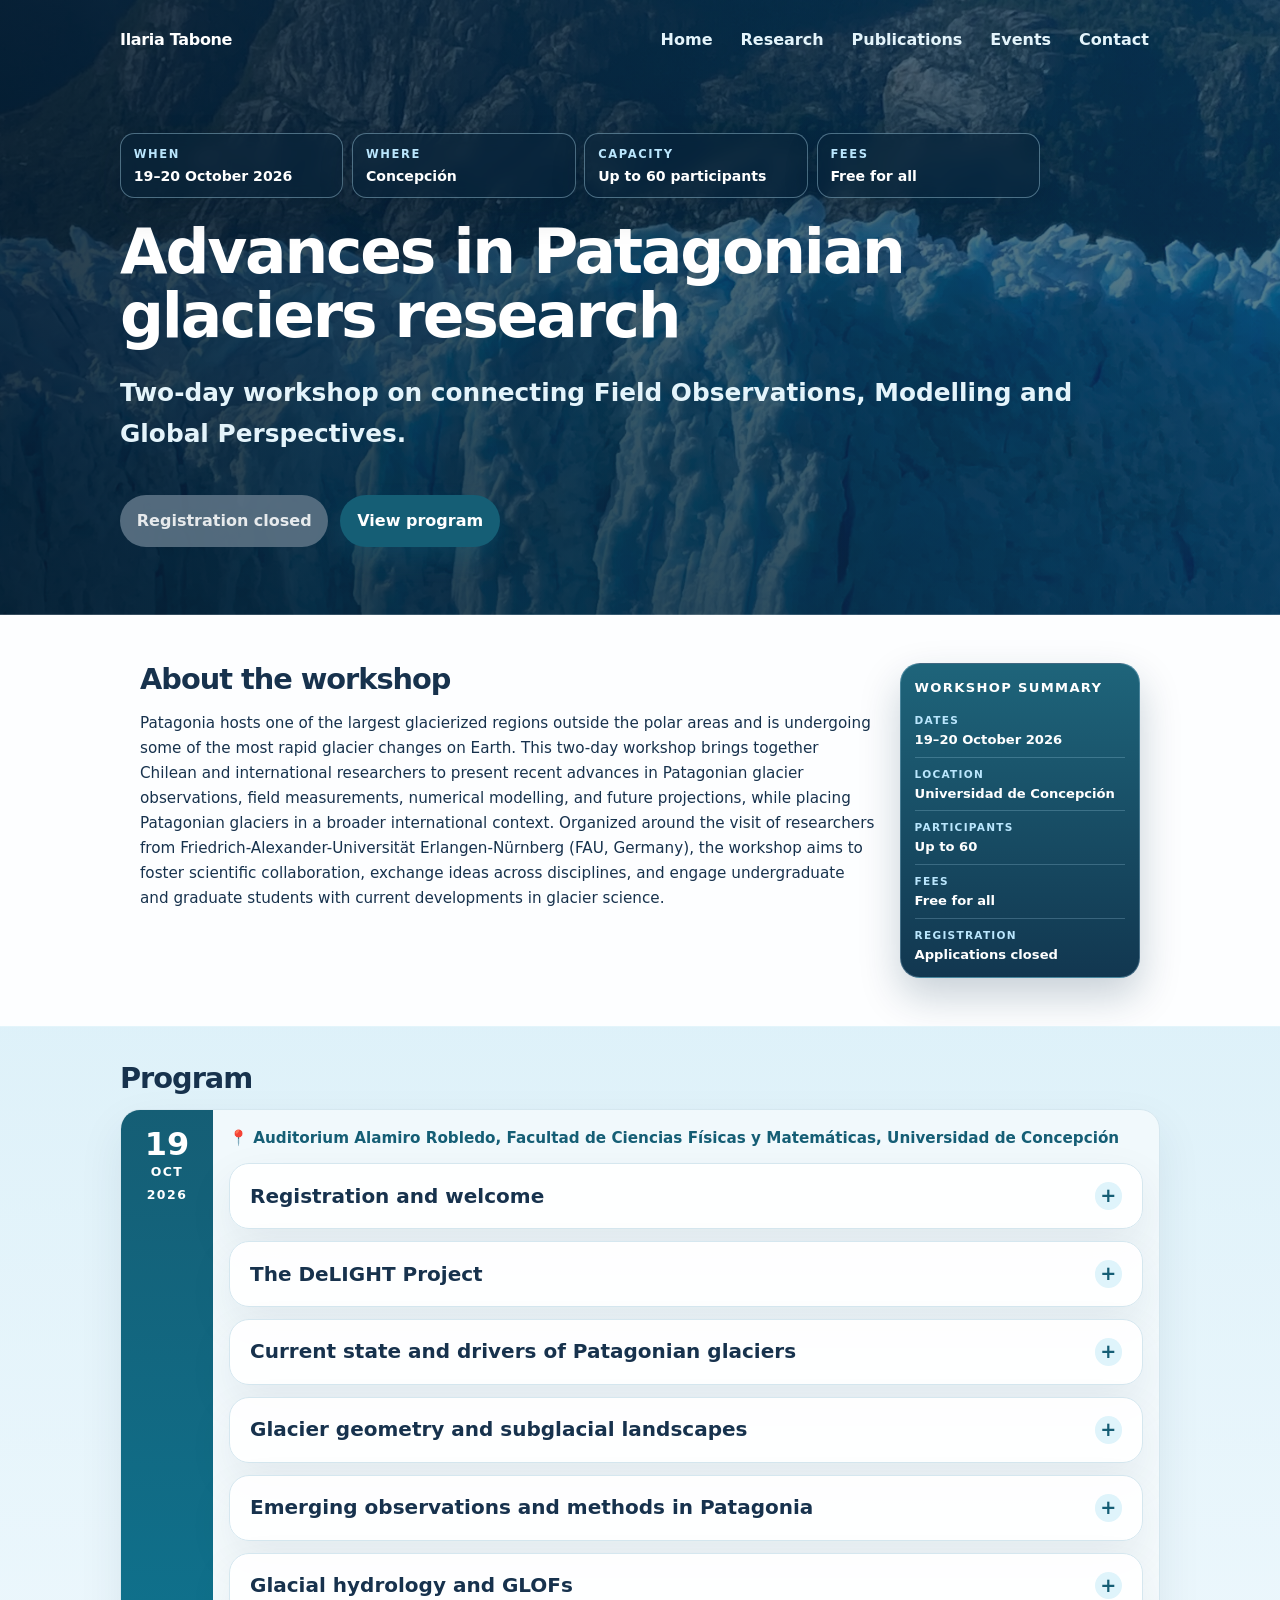
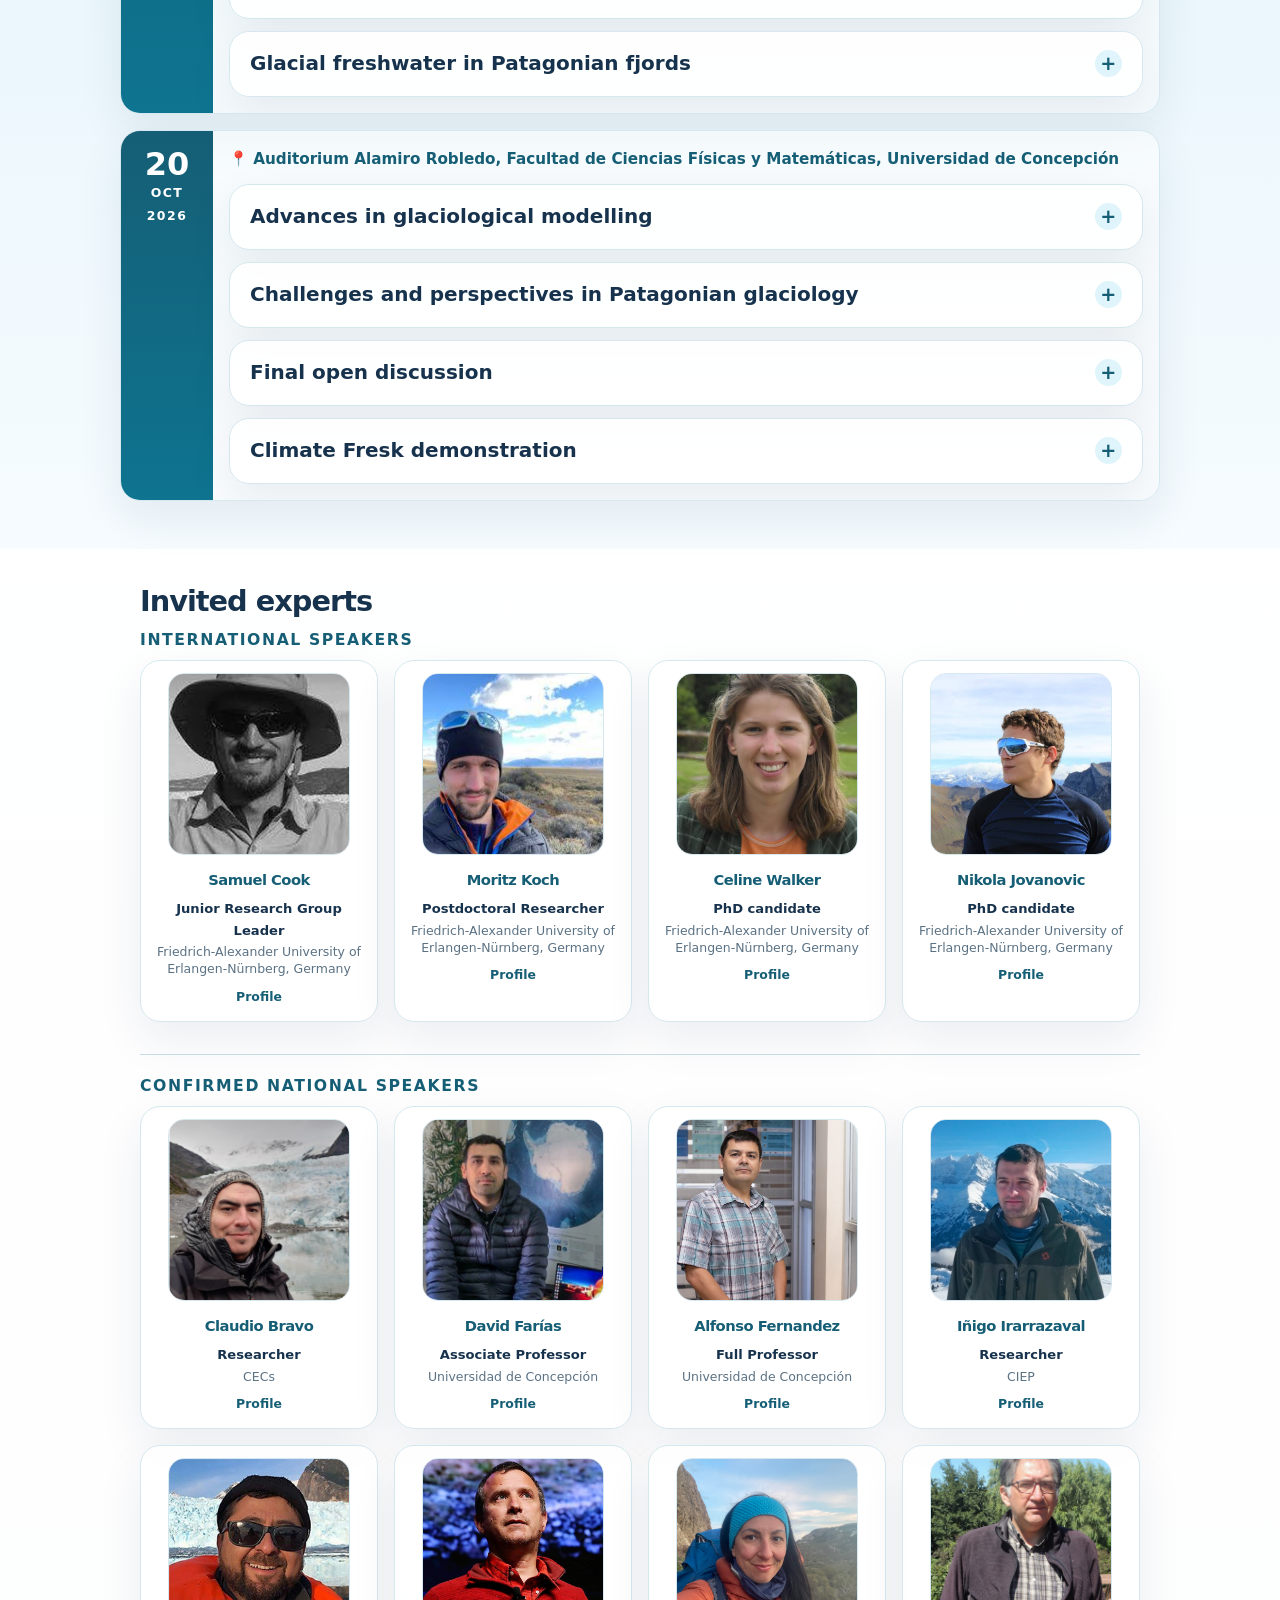
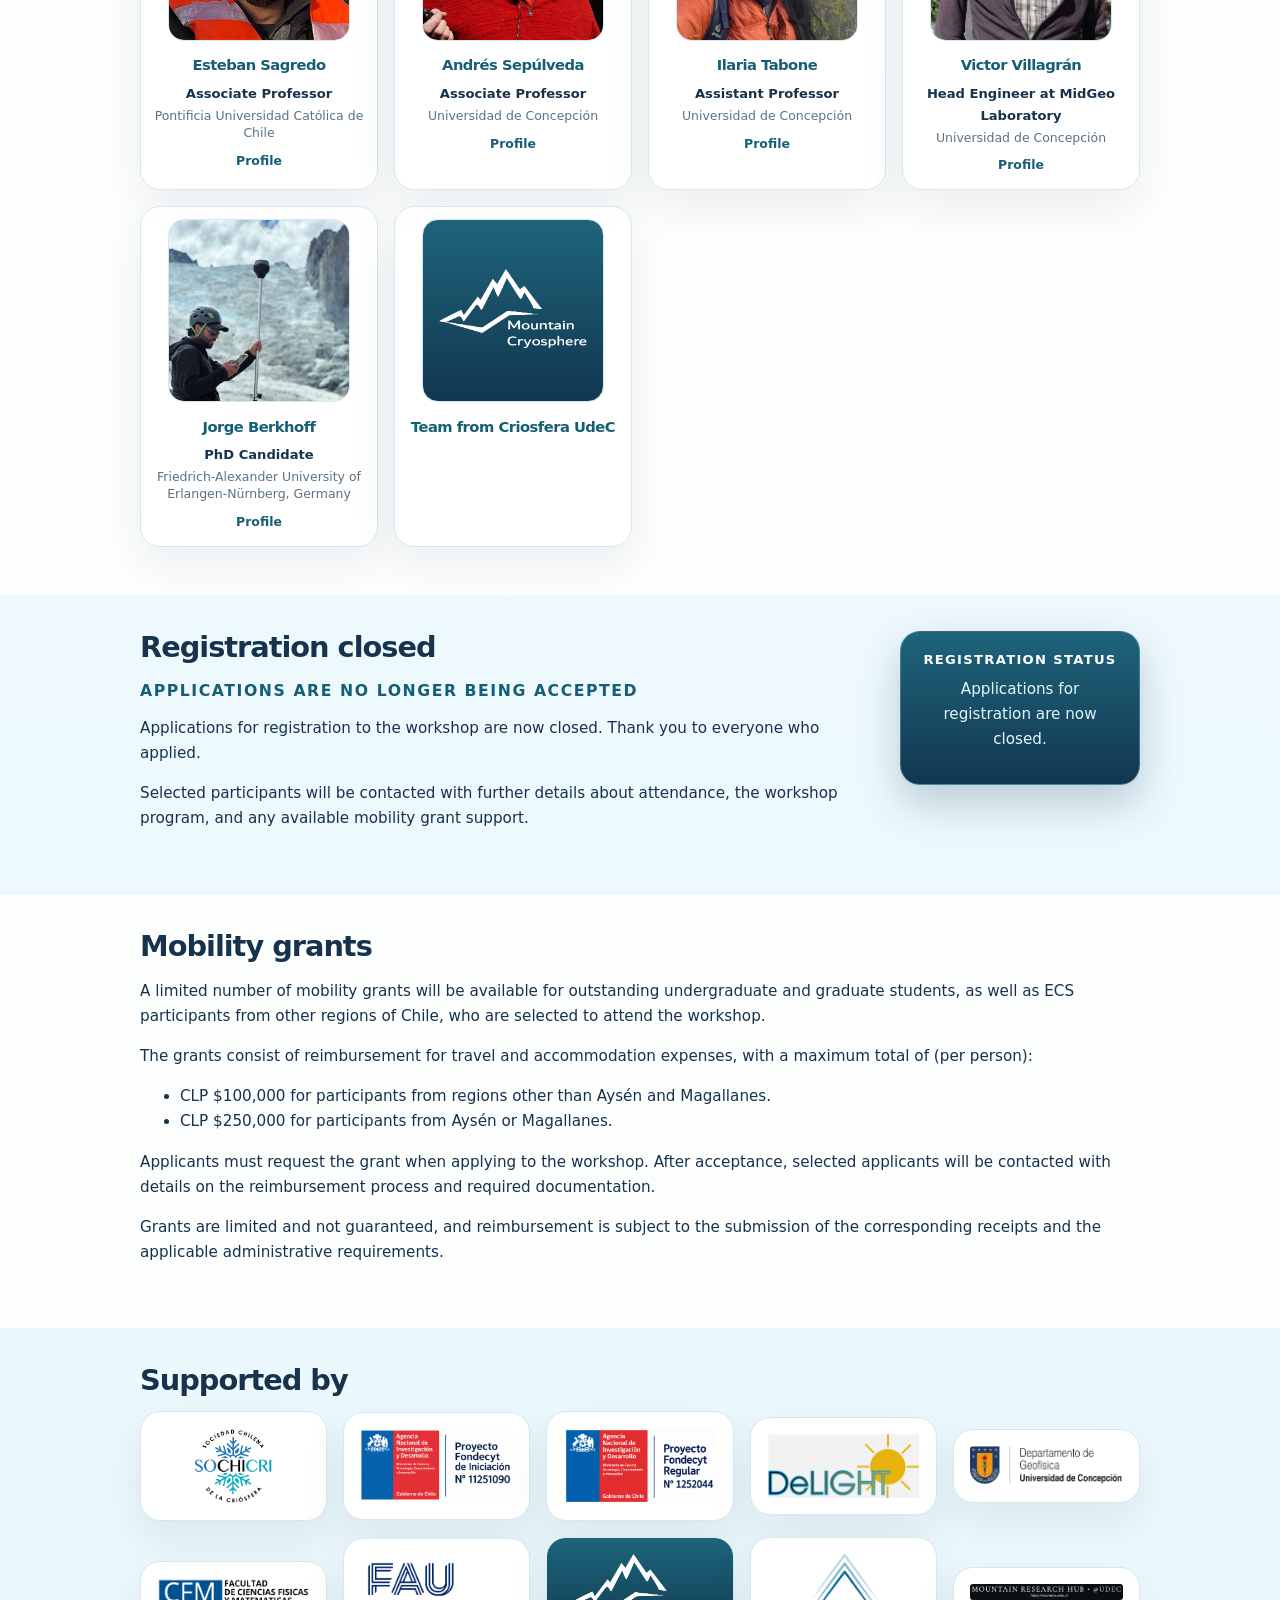
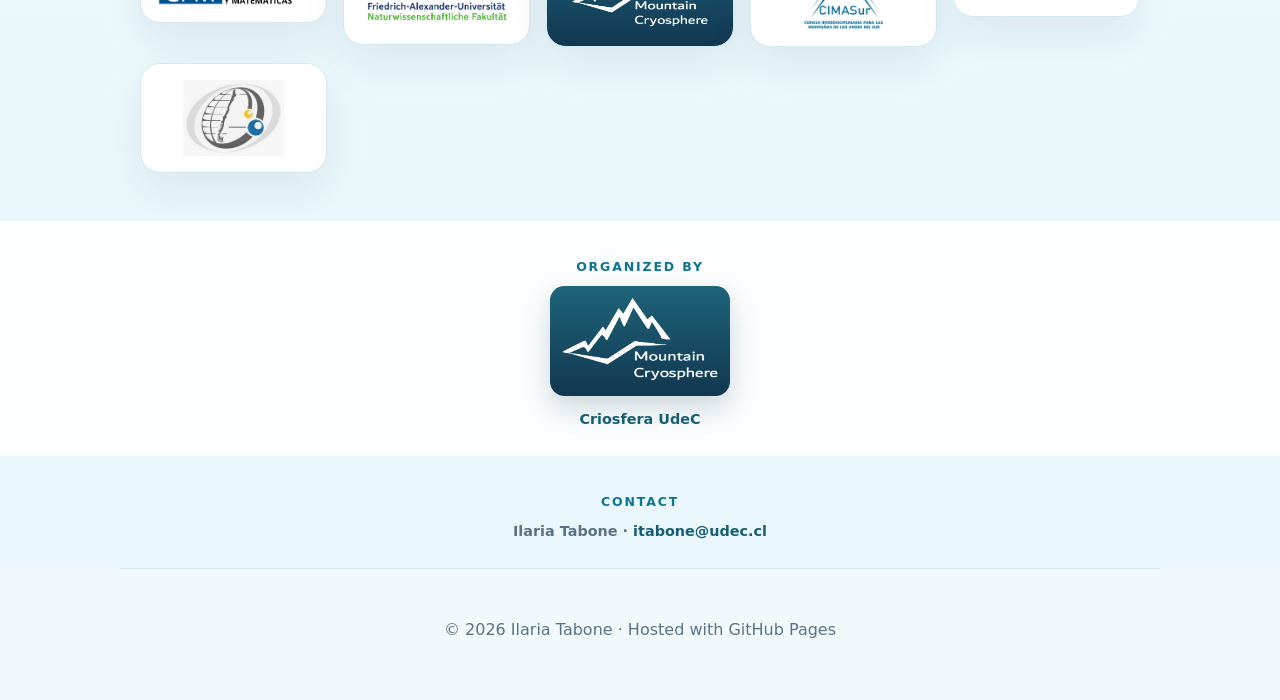
<file: events/workshop_patagonia_2026/index.html>
<!doctype html>
<html lang="en">
<head>
  <meta charset="utf-8" />
  <meta name="viewport" content="width=device-width, initial-scale=1" />
  <title>Advances in Patagonian glaciers research | Ilaria Tabone</title>
  <meta name="description" content="Advances in Patagonian glaciers research: Connecting Field Observations, Modelling and Global Perspectives." />
  <link rel="stylesheet" href="../../styles.css" />
</head>
<body>
  <header class="hero workshop-hero">
    <nav class="nav" aria-label="Main navigation">
      <a class="brand" href="/">Ilaria Tabone</a>
      <div class="links">
        <a href="/">Home</a>
        <a href="/research/">Research</a>
        <a href="/publications/">Publications</a>
        <a href="/events/">Events</a>
        <a href="/contact/">Contact</a>
      </div>
    </nav>

    <section class="hero-content">
      <div class="workshop-meta" aria-label="Workshop details">
        <div class="meta-card">
          <span>When</span>
          <strong>19–20 October 2026</strong>
        </div>
        <div class="meta-card">
          <span>Where</span>
          <strong>Concepción</strong>
        </div>
        <div class="meta-card">
          <span>Capacity</span>
          <strong>Up to 60 participants</strong>
        </div>
        <div class="meta-card">
          <span>Fees</span>
          <strong>Free for all</strong>
        </div>
      </div>
      <h1>Advances in Patagonian glaciers research</h1>
      <p class="subtitle">Two-day workshop on connecting Field Observations, Modelling and Global Perspectives.</p>
      <div class="hero-actions">
        <span class="button disabled" aria-disabled="true">Registration closed</span>
        <a class="button secondary" href="#program">View program</a>
      </div>
    </section>
  </header>

  <main>
    <section id="about" class="section about-workshop">
      <div>
        <h2>About the workshop</h2>
        <p>
          Patagonia hosts one of the largest glacierized regions outside the polar areas and is undergoing some
          of the most rapid glacier changes on Earth. This two-day workshop brings together Chilean and
          international researchers to present recent advances in Patagonian glacier observations, field
          measurements, numerical modelling, and future projections, while placing Patagonian glaciers in a
          broader international context. Organized around the visit of researchers from
          Friedrich-Alexander-Universität Erlangen-Nürnberg (FAU, Germany), the workshop aims to foster
          scientific collaboration, exchange ideas across disciplines, and engage undergraduate and graduate
          students with current developments in glacier science.
        </p>
      </div>
      <aside class="workshop-summary">
        <h3>Workshop summary</h3>
        <dl>
          <div><dt>Dates</dt><dd>19–20 October 2026</dd></div>
          <div><dt>Location</dt><dd>Universidad de Concepción</dd></div>
          <div><dt>Participants</dt><dd>Up to 60</dd></div>
          <div><dt>Fees</dt><dd>Free for all</dd></div>
          <div><dt>Registration</dt><dd>Applications closed</dd></div>
        </dl>
      </aside>
    </section>

    <section id="program" class="section program-section">
      <h2>Program</h2>
      <div class="sessions-grid">
        <article class="program-day-card">
          <div class="program-day-label">
            <span class="program-day-num">19</span>
            <span class="program-day-month">Oct</span>
            <span class="program-day-year">2026</span>
          </div>
          <div class="program-day-content">
            <p class="program-location">📍 Auditorium Alamiro Robledo, Facultad de Ciencias Físicas y Matemáticas, Universidad de Concepción</p>
            <article class="program-session">
              <details class="session-details">
                <summary>Registration and welcome</summary>
                <p><strong>08:45–09:20</strong> Registration<br><strong>09:20–09:30</strong> Welcome & introduction to the Climate Fresk</p>
              </details>
            </article>

            <article class="program-session">
              <details class="session-details">
                <summary>The DeLIGHT Project</summary>
                <p><strong>09:30–10:20</strong> Samuel Cook, Céline Walker, Nikola Jovanovic, Moritz Koch – The DeLIGHT Project: Global-scale glacier change, water resources and future impacts</p>
              </details>
            </article>

            <article class="program-session">
              <details class="session-details">
                <summary>Current state and drivers of Patagonian glaciers</summary>
                <p><strong>10:20–10:40</strong> David Farías – Fuego-Patagonia Glaciers: The Ice at the end of the world<br><strong>11:15–11:35</strong> Claudio Bravo – Atmospheric drivers of the surface mass balance of Patagonian glaciers<br><strong>11:35–11:55</strong> Iñigo Irarrazaval – Shifts in glacier dynamics during land-to-lake terminus transition in western Patagonia</p>
              </details>
            </article>

            <article class="program-session">
              <details class="session-details">
                <summary>Glacier geometry and subglacial landscapes</summary>
                <p><strong>11:55–12:15</strong> Moritz Koch – Hidden landscapes beneath Patagonian glaciers: insights from airborne GPR<br><strong>12:15–12:35</strong> Jorge Berkhoff – Subglacial landscapes holds potential future lakes in the Southern Andes</p>
              </details>
            </article>

            <article class="program-session">
              <details class="session-details">
                <summary>Emerging observations and methods in Patagonia</summary>
                <p><strong>14:30–14:50</strong> Victor Villagrán – Instrumentation development for glaciological research @MIDGEO laboratory<br><strong>14:50–15:10</strong> Céline Walker, Samuel Cook – Preliminary results from the 2026 Patagonia field campaign</p>
              </details>
            </article>

            <article class="program-session">
              <details class="session-details">
                <summary>Glacial hydrology and GLOFs</summary>
                <p><strong>15:10–15:30</strong> Raúl Correa – Recurring GLOF events from proglacial Lake HPN4<br><strong>15:30–15:50</strong> Ilaria Tabone – Tracing a Glacial Lake Outburst Flood in the Beagle Channel, Cordillera Darwin, using shipborne FerryBox and SWOT observations</p>
              </details>
            </article>

            <article class="program-session">
              <details class="session-details">
                <summary>Glacial freshwater in Patagonian fjords</summary>
                <p><strong>16:30–16:50</strong> Maria Schliermann – Glacial freshwater supply in tidewater glacier fjords of the Southern Patagonian Icefield<br><strong>16:50–17:10</strong> Andrés Sepúlveda – Incorporating the impact of a marine glacier on fjord circulation in the CROCO ocean model: benchmark experiments</p>
              </details>
            </article>
          </div>
        </article>

        <article class="program-day-card">
          <div class="program-day-label">
            <span class="program-day-num">20</span>
            <span class="program-day-month">Oct</span>
            <span class="program-day-year">2026</span>
          </div>
          <div class="program-day-content">
            <p class="program-location">📍 Auditorium Alamiro Robledo, Facultad de Ciencias Físicas y Matemáticas, Universidad de Concepción</p>
            <article class="program-session">
              <details class="session-details">
                <summary>Advances in glaciological modelling</summary>
                <p><strong>09:00–09:40</strong> Samuel Cook – All the world's a mesh and all the men and women merely models: exploring large-scale glaciological modelling possibilities<br><strong>09:40–10:00</strong> Mañio Zúñiga – Thermomechanical modelling of the Northern Patagonian Icefield from the end of the Little Ice Age to the present<br><strong>10:00–10:20</strong> Bastian Espinoza – Modelling the retreat of San Rafael Glacier in the early XXI century</p>
              </details>
            </article>

            <article class="program-session">
              <details class="session-details">
                <summary>Challenges and perspectives in Patagonian glaciology</summary>
                <p><strong>10:20–10:40</strong> Paul Sandoval – Glacier catchment delineation in the Patagonian Icefields: First steps toward understanding the challenge<br><strong>11:20–11:50</strong> Esteban Sagredo – Patagonian Glaciers: A 12,000-Year History and an Uncertain Future<br><strong>11:50–12:10</strong> Alfonso Fernández – The Cryosphere in the forthcoming IPCC report, Working Group 1: emphasis in Patagonia</p>
              </details>
            </article>

            <article class="program-session">
              <details class="session-details">
                <summary>Final open discussion</summary>
                <p><strong>12:10–13:00</strong> Future scientific challenges and next steps</p>
              </details>
            </article>

            <article class="program-session">
              <details class="session-details">
                <summary>Climate Fresk demonstration</summary>
                <p><strong>15:00–16:00</strong> Demonstration “Climate Fresk” – ~20 people<br>📍 Espacio B, Facultad de Ciencias Físicas y Matemáticas (prior registration required)</p>
              </details>
            </article>
          </div>
        </article>
      </div>
    </section>

    <section id="experts" class="section experts-section">
      <h2>Invited experts</h2>
      <h3 class="experts-group-title">International speakers</h3>
      <div class="experts-grid">
        <article class="expert-card">
          <img class="expert-photo" src="fotos/samuelcook.jpeg" alt="Samuel Cook" />
          <h3>Samuel Cook</h3>
          <p class="expert-role">Junior Research Group Leader</p>
          <p class="expert-affiliation">Friedrich-Alexander University of Erlangen-Nürnberg, Germany</p>
          <a class="expert-link" href="https://www.geographie.nat.fau.de/person/samuel-cook/" target="_blank" rel="noopener">Profile</a>
        </article>
        <article class="expert-card">
          <img class="expert-photo" src="fotos/moritzkoch.jpeg" alt="Moritz Koch" />
          <h3>Moritz Koch</h3>
          <p class="expert-role">Postdoctoral Researcher</p>
          <p class="expert-affiliation">Friedrich-Alexander University of Erlangen-Nürnberg, Germany</p>
          <a class="expert-link" href="https://www.geographie.nat.fau.de/person/moritz-koch/" target="_blank" rel="noopener">Profile</a>
        </article>
        <article class="expert-card">
          <img class="expert-photo" src="fotos/celinewalker.jpeg" alt="Celine Walker" />
          <h3>Celine Walker</h3>
          <p class="expert-role">PhD candidate</p>
          <p class="expert-affiliation">Friedrich-Alexander University of Erlangen-Nürnberg, Germany</p>
          <a class="expert-link" href="https://www.idp-mocca.forschung.fau.de/doct-overview/#collapse_20" target="_blank" rel="noopener">Profile</a>
        </article>
        <article class="expert-card">
          <img class="expert-photo" src="fotos/nikolajovanovic.jpeg" alt="Nikola Jovanovic" />
          <h3>Nikola Jovanovic</h3>
          <p class="expert-role">PhD candidate</p>
          <p class="expert-affiliation">Friedrich-Alexander University of Erlangen-Nürnberg, Germany</p>
          <a class="expert-link" href="https://www.idp-mocca.forschung.fau.de/doct-overview/#collapse_21" target="_blank" rel="noopener">Profile</a>
        </article>
      </div>

      <hr class="speaker-divider" />
      <h3 class="experts-group-title">Confirmed national speakers</h3>
      <div class="experts-grid">
        <article class="expert-card">
          <img class="expert-photo" src="fotos/claudiobravo.jpeg" alt="Claudio Bravo" />
          <h3>Claudio Bravo</h3>
          <p class="expert-role">Researcher</p>
          <p class="expert-affiliation">CECs</p>
          <a class="expert-link" href="https://www.researchgate.net/profile/Claudio-Bravo-8" target="_blank" rel="noopener">Profile</a>
        </article>
        <article class="expert-card">
          <img class="expert-photo" src="fotos/davidfarias.jpeg" alt="David Farías" />
          <h3>David Farías</h3>
          <p class="expert-role">Associate Professor</p>
          <p class="expert-affiliation">Universidad de Concepción</p>
          <a class="expert-link" href="https://postgrado.udec.cl/catalogo/academico/david-farias-barahona" target="_blank" rel="noopener">Profile</a>
        </article>
        <article class="expert-card">
          <img class="expert-photo" src="fotos/Alfonso-Fernandez.jpeg" alt="Alfonso Fernandez" />
          <h3>Alfonso Fernandez</h3>
          <p class="expert-role">Full Professor</p>
          <p class="expert-affiliation">Universidad de Concepción</p>
          <a class="expert-link" href="https://faug.udec.cl/?staff_id=136" target="_blank" rel="noopener">Profile</a>
        </article>
        <article class="expert-card">
          <img class="expert-photo" src="fotos/InigoIrarrazaval.png" alt="Iñigo Irarrazaval" />
          <h3>Iñigo Irarrazaval</h3>
          <p class="expert-role">Researcher</p>
          <p class="expert-affiliation">CIEP</p>
          <a class="expert-link" href="https://ciep.cl/inicio/2025/02/28/dr-inigo-irarrazaval/" target="_blank" rel="noopener">Profile</a>
        </article>
        <article class="expert-card">
          <img class="expert-photo" src="fotos/EstebanSagredo.jpeg" alt="Esteban Sagredo" />
          <h3>Esteban Sagredo</h3>
          <p class="expert-role">Associate Professor</p>
          <p class="expert-affiliation">Pontificia Universidad Católica de Chile</p>
          <a class="expert-link" href="https://geografia.uc.cl/planta-academica/jornada-completa/sagredo-esteban/" target="_blank" rel="noopener">Profile</a>
        </article>
        <article class="expert-card">
          <img class="expert-photo" src="fotos/AndresSepulveda.png" alt="Andrés Sepúlveda" />
          <h3>Andrés Sepúlveda</h3>
          <p class="expert-role">Associate Professor</p>
          <p class="expert-affiliation">Universidad de Concepción</p>
          <a class="expert-link" href="https://www.dgeo.udec.cl/nosotros/integrantes/academicos/andres-sepulveda-allende-2/" target="_blank" rel="noopener">Profile</a>
        </article>
        <article class="expert-card">
          <img class="expert-photo" src="fotos/Ilariatabone.JPG" alt="Ilaria Tabone" />
          <h3>Ilaria Tabone</h3>
          <p class="expert-role">Assistant Professor</p>
          <p class="expert-affiliation">Universidad de Concepción</p>
          <a class="expert-link" href="https://www.dgeo.udec.cl/ilaria-tabone/" target="_blank" rel="noopener">Profile</a>
        </article>
        <article class="expert-card">
          <img class="expert-photo expert-photo-victor" src="fotos/victorvillagran.jpg" alt="Victor Villagrán" />
          <h3>Victor Villagrán</h3>
          <p class="expert-role">Head Engineer at MidGeo Laboratory</p>
          <p class="expert-affiliation">Universidad de Concepción</p>
          <a class="expert-link" href="https://www.dgeo.udec.cl/nosotros/integrantes/academicos/victor-villagran/" target="_blank" rel="noopener">Profile</a>
        </article>
        <article class="expert-card">
          <img class="expert-photo" src="fotos/JorgeBerkhoff.jpeg" alt="Jorge Berkhoff" />
          <h3>Jorge Berkhoff</h3>
          <p class="expert-role">PhD Candidate</p>
          <p class="expert-affiliation">Friedrich-Alexander University of Erlangen-Nürnberg, Germany</p>
          <a class="expert-link" href="https://www.geographie.nat.fau.de/person/jorge-andres-berkhoff/" target="_blank" rel="noopener">Profile</a>
        </article>
        <article class="expert-card">
          <img class="expert-photo expert-logo-photo" src="organizedby/logo-MC-white-grande.png" alt="Criosfera UdeC logo" />
          <h3><a href="https://criosfera.udec.cl/team/">Team from Criosfera UdeC</a></h3>
        </article>
      </div>
    </section>

    <section id="registration" class="section registration-workshop">
      <div>
        <h2>Registration closed</h2>
        <h3>Applications are no longer being accepted</h3>
        <p>
          Applications for registration to the workshop are now closed. Thank you to everyone who applied.
        </p>
        <p>
          Selected participants will be contacted with further details about attendance, the workshop program,
          and any available mobility grant support.
        </p>
      </div>
      <aside class="qr-card" aria-label="Registration status">
        <h3>Registration status</h3>
        <p>Applications for registration are now closed.</p>
      </aside>
    </section>

    <section id="financial-support" class="section financial-support-section">
      <div>
        <h2>Mobility grants</h2>
        <p>
          A limited number of mobility grants will be available for outstanding undergraduate and graduate
          students, as well as ECS participants from other regions of Chile, who are selected to attend the
          workshop.
        </p>
        <p>
          The grants consist of reimbursement for travel and accommodation expenses, with a maximum total of
          (per person):
        </p>
        <ul>
          <li>CLP $100,000 for participants from regions other than Aysén and Magallanes.</li>
          <li>CLP $250,000 for participants from Aysén or Magallanes.</li>
        </ul>
        <p>
          Applicants must request the grant when applying to the workshop. After acceptance, selected applicants
          will be contacted with details on the reimbursement process and required documentation.
        </p>
        <p>
          Grants are limited and not guaranteed, and reimbursement is subject to the submission of the
          corresponding receipts and the applicable administrative requirements.
        </p>
      </div>
    </section>

    <section id="sponsors" class="section sponsors-section">
      <h2>Supported by</h2>
      <div class="support-logos" aria-label="Supporting institution and project logos">
        <img src="logos/0-Logo%20SOCHICRI.jpeg" alt="SOCHICRI logo" />
        <img src="logos/1-FONDECYTIniciacion_11251090.png" alt="Fondecyt Iniciación 11251090 logo" />
        <img src="logos/2-FONDECTY_regular_alfonso.png" alt="Fondecyt Regular logo" />
        <img src="logos/3-DELIGHT_Project.png" alt="DELIGHT Project logo" />
        <img src="logos/4-cropped-Logo-Geofisica-UdeC-color.png" alt="Departamento de Geofísica, Universidad de Concepción logo" />
        <img src="logos/5-CFM_logo.png" alt="Facultad de Ciencias Físicas y Matemáticas, Universidad de Concepción logo" />
        <img src="logos/6-FAU_logo.png" alt="FAU logo" />
        <img class="dark-logo" src="logos/7-logo-MC-white-grande.png" alt="Criosfera UdeC logo" />
        <img src="logos/8-CIMASsur-color.png" alt="CIMAS Sur logo" />
        <img src="logos/9-MountainResearchHub.png" alt="Mountain Research Hub logo" />
        <img src="logos/10-geografia_logo.jpeg?v=2" alt="Departamento de Geografía, Universidad de Concepción logo" />
      </div>
    </section>

    <section id="organized-by" class="section supported-by-section organized-by-section">
      <p class="section-label">Organized by</p>
      <img src="organizedby/logo-MC-white-grande.png" alt="Criosfera UdeC logo" />
      <p><a href="https://criosfera.udec.cl" target="_blank" rel="noopener">Criosfera UdeC</a></p>
    </section>

    <section id="contact" class="section supported-by-section contact-compact">
      <p class="section-label">Contact</p>
      <p>Ilaria Tabone · <a href="mailto:itabone@udec.cl">itabone@udec.cl</a></p>
    </section>

  </main>

  <footer>
    <p>© <span id="year"></span> Ilaria Tabone · Hosted with GitHub Pages</p>
  </footer>

  <script>
    document.getElementById('year').textContent = new Date().getFullYear();
  </script>
</body>
</html>
</file>
<file: styles.css>
:root {
  color-scheme: light;
  --bg: #f5fbff;
  --bg-soft: #eef8fc;
  --text: #17324d;
  --muted: #5b7284;
  --primary: #0e7490;
  --primary-dark: #155e75;
  --primary-soft: #dff4fb;
  --card: rgba(255, 255, 255, 0.88);
  --border: #d5e7ef;
  --shadow: 0 18px 45px rgba(23, 50, 77, 0.08);
  --radius: 1.25rem;
  --max-width: 1040px;
}

* { box-sizing: border-box; }

html { scroll-behavior: smooth; }

body {
  margin: 0;
  font-family: Inter, ui-sans-serif, system-ui, -apple-system, BlinkMacSystemFont, "Segoe UI", sans-serif;
  line-height: 1.65;
  color: var(--text);
  background:
    linear-gradient(180deg, rgba(245, 251, 255, 1), rgba(255, 255, 255, 0.98) 38%, rgba(239, 248, 252, 0.65)),
    var(--bg);
}

a { color: var(--primary); }

a:hover { color: var(--primary-dark); }

.hero {
  min-height: 68vh;
  padding: 1.25rem;
  background:
    radial-gradient(circle at 16% 14%, rgba(186, 230, 253, 0.92), transparent 23rem),
    radial-gradient(circle at 86% 10%, rgba(14, 165, 233, 0.16), transparent 24rem),
    linear-gradient(145deg, #f0f9ff 0%, #e7f6fb 48%, #fbfdff 100%);
  position: relative;
  overflow: hidden;
}

.hero::after {
  content: "";
  position: absolute;
  left: 0;
  right: 0;
  bottom: -1px;
  height: 34%;
  background:
    linear-gradient(140deg, transparent 0 25%, rgba(255,255,255,0.88) 25.2% 38%, transparent 38.2%),
    linear-gradient(32deg, transparent 0 35%, rgba(220, 243, 252, 0.78) 35.2% 49%, transparent 49.2%),
    linear-gradient(160deg, transparent 0 55%, rgba(255,255,255,0.96) 55.2% 71%, transparent 71.2%);
  pointer-events: none;
}

.nav {
  display: flex;
  justify-content: space-between;
  align-items: center;
  max-width: var(--max-width);
  margin: 0 auto;
  gap: 1rem;
  position: relative;
  z-index: 1;
}

.brand {
  font-weight: 800;
  color: var(--text);
  text-decoration: none;
  letter-spacing: -0.02em;
}

.links {
  display: flex;
  gap: 0.35rem;
  flex-wrap: wrap;
}

.links a {
  color: var(--muted);
  text-decoration: none;
  font-weight: 650;
  padding: 0.45rem 0.7rem;
  border-radius: 999px;
}

.links a:hover {
  background: rgba(255, 255, 255, 0.72);
  color: var(--primary-dark);
}

.hero-content {
  max-width: 900px;
  margin: 6.5rem auto 3rem;
  position: relative;
  z-index: 1;
}

.page-hero .hero-content {
  margin-top: 2.5rem;
  margin-bottom: 1.5rem;
  text-align: center;
}

.page-hero .hero-content h1,
.page-hero .hero-content .subtitle,
.page-hero .hero-content .details {
  margin-left: auto;
  margin-right: auto;
}

.page-hero h1 {
  font-size: clamp(1.55rem, 3vw, 2.25rem);
  line-height: 1.12;
}

.page-hero .subtitle {
  margin: 0.55rem 0;
  font-size: clamp(0.95rem, 1.25vw, 1.08rem);
}

.page-hero .details {
  margin: 0.4rem 0 0;
  font-size: 0.92rem;
}

.eyebrow {
  color: var(--primary);
  font-size: 0.82rem;
  font-weight: 850;
  letter-spacing: 0.14em;
  text-transform: uppercase;
}

h1, h2, h3 {
  letter-spacing: -0.035em;
}

h1 {
  max-width: 820px;
  margin: 0;
  font-size: clamp(2.15rem, 4.8vw, 3.85rem);
  line-height: 1.04;
}

.subtitle {
  max-width: 720px;
  font-size: clamp(1.08rem, 1.7vw, 1.35rem);
  color: var(--muted);
}

.details {
  max-width: 760px;
  font-weight: 700;
}

.button {
  display: inline-block;
  margin-top: 1rem;
  padding: 0.78rem 1.05rem;
  border-radius: 999px;
  background: var(--primary);
  color: white;
  text-decoration: none;
  font-weight: 800;
  box-shadow: 0 12px 24px rgba(14, 116, 144, 0.2);
}

.button:hover { color: white; background: var(--primary-dark); }

.button.disabled {
  background: var(--muted);
  box-shadow: none;
  cursor: not-allowed;
  opacity: 0.9;
}

.button.secondary { background: var(--primary-dark); }

.hero-actions {
  display: flex;
  flex-wrap: wrap;
  gap: 0.75rem;
  align-items: center;
}

.section {
  max-width: var(--max-width);
  margin: 0 auto;
  padding: 3rem 1.25rem;
}

.section + .section {
  padding-top: 2.25rem;
}

.section h2 {
  margin-top: 0;
  margin-bottom: 0.85rem;
  color: var(--text);
  font-size: clamp(1.45rem, 2.4vw, 1.8rem);
  font-weight: 700;
  line-height: 1.15;
}

.section-subtitle,
.experts-group-title,
.registration-workshop h3 {
  margin: 1.1rem 0 0.6rem;
  color: var(--primary-dark);
  font-size: clamp(0.82rem, 1.25vw, 0.98rem);
  font-weight: 700;
  letter-spacing: 0.1em;
  line-height: 1.2;
  text-transform: uppercase;
}

.cards, .summary-grid {
  display: grid;
  grid-template-columns: repeat(3, 1fr);
  gap: 1rem;
}

.summary-grid { grid-template-columns: repeat(4, 1fr); }

.cards h2, .summary-grid h2 { grid-column: 1 / -1; }

.section-label {
  color: var(--primary);
  font-size: 0.78rem;
  font-weight: 850;
  letter-spacing: 0.15em;
  margin: 0 0 0.5rem;
  text-transform: uppercase;
}

.section-lead {
  max-width: 760px;
  color: var(--muted);
  margin-bottom: 2rem;
}

.program-section {
  max-width: none;
  background: linear-gradient(180deg, rgba(207, 235, 246, 0.65), rgba(245, 251, 255, 0.92));
}

.about-workshop,
.experts-section,
.financial-support-section,
.supported-by-section {
  background: rgba(255, 255, 255, 0.72);
  box-shadow: 0 0 0 100vmax rgba(255, 255, 255, 0.72);
  clip-path: inset(0 -100vmax);
}

.registration-workshop,
.sponsors-section,
#contact {
  background: rgba(223, 244, 251, 0.48);
  box-shadow: 0 0 0 100vmax rgba(223, 244, 251, 0.48);
  clip-path: inset(0 -100vmax);
}

.program-section > * {
  max-width: var(--max-width);
  margin-left: auto;
  margin-right: auto;
}

.days-grid {
  display: grid;
  gap: 1.25rem;
}

.day-card {
  display: grid;
  grid-template-columns: 92px minmax(0, 1fr);
  overflow: hidden;
  background: rgba(255, 255, 255, 0.92);
  border: 1px solid var(--border);
  border-radius: var(--radius);
  box-shadow: var(--shadow);
}

.day-label {
  display: flex;
  flex-direction: column;
  align-items: center;
  justify-content: center;
  gap: 0.2rem;
  padding: 1.25rem 0.75rem;
  color: #ffffff;
  background: linear-gradient(180deg, var(--primary-dark), var(--primary));
}

.day-num {
  font-size: 2.2rem;
  font-weight: 850;
  line-height: 1;
}

.day-month {
  font-size: 0.75rem;
  font-weight: 800;
  letter-spacing: 0.12em;
  text-transform: uppercase;
}

.day-content {
  padding: 1.5rem;
}

.day-title {
  margin: 0 0 0.35rem;
  color: var(--text);
}

.day-place {
  color: var(--primary-dark);
  font-weight: 750;
  margin: 0 0 1rem;
}

.session-list {
  display: grid;
  gap: 0.65rem;
}

.session-item {
  display: grid;
  grid-template-columns: 7rem minmax(0, 1fr);
  gap: 0.75rem;
  align-items: baseline;
  padding: 0.75rem 0;
  border-top: 1px solid var(--border);
}

.session-item strong {
  color: var(--primary-dark);
}

.day-tags {
  display: flex;
  flex-wrap: wrap;
  gap: 0.5rem;
  margin-top: 1rem;
}

.tag {
  padding: 0.25rem 0.6rem;
  border: 1px solid rgba(14, 116, 144, 0.25);
  border-radius: 999px;
  background: var(--primary-soft);
  color: var(--primary-dark);
  font-size: 0.78rem;
  font-weight: 800;
}

.sessions-grid {
  display: grid;
  gap: 1rem;
}

.program-day-card {
  display: grid;
  grid-template-columns: 92px minmax(0, 1fr);
  overflow: hidden;
  background: rgba(255, 255, 255, 0.55);
  border: 1px solid var(--border);
  border-radius: var(--radius);
  box-shadow: var(--shadow);
}

.program-day-label {
  display: flex;
  flex-direction: column;
  align-items: center;
  justify-content: flex-start;
  gap: 0.15rem;
  padding: 1.1rem 0.6rem;
  color: #ffffff;
  background: linear-gradient(180deg, var(--primary-dark), var(--primary));
  text-align: center;
}

.program-day-num {
  font-size: 2rem;
  font-weight: 900;
  line-height: 1;
}

.program-day-month,
.program-day-year {
  font-size: 0.78rem;
  font-weight: 850;
  letter-spacing: 0.12em;
  text-transform: uppercase;
}

.program-day-content {
  display: grid;
  gap: 0.75rem;
  padding: 1rem;
}

.program-location {
  margin: 0;
  color: var(--primary-dark);
  font-weight: 750;
}

.program-session {
  position: relative;
  overflow: hidden;
  padding: 1.15rem 1.25rem;
  background: rgba(255, 255, 255, 0.94);
  border: 1px solid var(--border);
  border-radius: var(--radius);
  box-shadow: var(--shadow);
}

.session-number {
  display: inline-block;
  margin-bottom: 0.65rem;
  padding: 0.28rem 0.65rem;
  border-radius: 999px;
  background: var(--primary-soft);
  color: var(--primary-dark);
  font-size: 0.76rem;
  font-weight: 850;
  letter-spacing: 0.12em;
  text-transform: uppercase;
}

.program-session h3 {
  margin: 0 0 0.4rem;
  color: var(--text);
  font-size: clamp(1rem, 1.6vw, 1.2rem);
  font-weight: 700;
}

.program-session p {
  max-width: 900px;
  margin: 0;
  color: var(--muted);
  font-size: 0.95rem;
  line-height: 1.55;
}

.session-details {
  margin-top: 0.75rem;
  padding-top: 0.65rem;
  border-top: 1px solid rgba(14, 116, 144, 0.14);
}

.session-details summary {
  cursor: pointer;
  color: var(--primary-dark);
  font-size: 0.82rem;
  font-weight: 800;
  letter-spacing: 0.08em;
  text-transform: uppercase;
}

.session-details ul {
  margin: 0.65rem 0 0;
  padding-left: 1.1rem;
  color: var(--muted);
  font-size: 0.9rem;
  line-height: 1.45;
}

.session-details li {
  margin-bottom: 0.4rem;
}

.program-session > .session-details {
  margin-top: 0;
  padding-top: 0;
  border-top: 0;
}

.program-session > .session-details summary {
  display: flex;
  align-items: center;
  justify-content: space-between;
  gap: 1rem;
  width: 100%;
  color: var(--text);
  font-size: clamp(1.05rem, 1.7vw, 1.25rem);
  font-weight: 800;
  letter-spacing: 0;
  line-height: 1.25;
  text-transform: none;
}

.program-session > .session-details summary::after {
  content: "+";
  flex: 0 0 auto;
  display: inline-flex;
  align-items: center;
  justify-content: center;
  width: 1.7rem;
  height: 1.7rem;
  border-radius: 999px;
  background: var(--primary-soft);
  color: var(--primary-dark);
  font-size: 1.2rem;
  font-weight: 800;
  line-height: 1;
}

.program-session > .session-details[open] summary::after {
  content: "−";
}

.program-session > .session-details summary::-webkit-details-marker {
  display: none;
}

.program-session > .session-details summary::marker {
  content: "";
}

.program-session > .session-details p {
  margin-top: 0.75rem;
}

.registration-workshop,
.about-workshop {
  display: grid;
  grid-template-columns: minmax(0, 1fr) 240px;
  gap: 1.5rem;
  align-items: start;
}

.workshop-summary {
  padding: 0.85rem;
  background: linear-gradient(180deg, rgba(21, 94, 117, 0.96), rgba(8, 47, 73, 0.96));
  border: 1px solid rgba(186, 230, 253, 0.28);
  border-radius: var(--radius);
  box-shadow: 0 18px 40px rgba(8, 47, 73, 0.22);
  font-size: 0.82rem;
  color: #e4f4fb;
}

.workshop-summary h3 {
  margin-top: 0;
  color: #ffffff;
  font-size: 0.82rem;
  letter-spacing: 0.1em;
  text-transform: uppercase;
}

.workshop-summary dl {
  display: grid;
  gap: 0.5rem;
  margin: 0;
}

.workshop-summary div {
  padding-top: 0.5rem;
  border-top: 1px solid rgba(186, 230, 253, 0.22);
}

.workshop-summary div:first-child {
  padding-top: 0;
  border-top: 0;
}

.workshop-summary dt {
  color: #bae6fd;
  font-size: 0.66rem;
  font-weight: 850;
  letter-spacing: 0.12em;
  text-transform: uppercase;
}

.workshop-summary dd {
  margin: 0.1rem 0 0;
  color: #ffffff;
  font-weight: 700;
  line-height: 1.35;
}

.financial-support-section {
  font-size: 0.95rem;
}

.financial-support-section h2 {
  font-size: clamp(1.45rem, 2.4vw, 1.8rem);
}

.support-summary {
  padding: 1rem;
  background: linear-gradient(180deg, rgba(8, 47, 73, 0.96), rgba(14, 116, 144, 0.92));
  border: 1px solid rgba(186, 230, 253, 0.28);
  border-radius: var(--radius);
  box-shadow: 0 18px 40px rgba(8, 47, 73, 0.2);
  font-size: 0.9rem;
  color: #e4f4fb;
}

.support-summary h3 {
  margin-top: 0;
  color: #ffffff;
  font-size: 0.82rem;
  letter-spacing: 0.1em;
  text-transform: uppercase;
}

.support-summary ul {
  margin: 0;
  padding-left: 1.1rem;
  color: #e4f4fb;
}

.support-summary li {
  margin-bottom: 0.55rem;
}

.support-summary li:last-child {
  margin-bottom: 0;
}

.qr-card {
  padding: 1.25rem;
  background: linear-gradient(180deg, rgba(21, 94, 117, 0.96), rgba(8, 47, 73, 0.96));
  border: 1px solid rgba(186, 230, 253, 0.28);
  border-radius: var(--radius);
  box-shadow: 0 18px 40px rgba(8, 47, 73, 0.22);
  text-align: center;
  color: #e4f4fb;
}

.qr-card h3 {
  margin-top: 0;
  color: #ffffff;
  font-size: 0.82rem;
  letter-spacing: 0.1em;
  text-transform: uppercase;
}

.qr-card img {
  display: block;
  width: 100%;
  max-width: 210px;
  margin: 0 auto 0.75rem;
  border-radius: 0.75rem;
}

.qr-card p {
  margin: 0 0 0.75rem;
  color: #e4f4fb;
  font-size: 0.95rem;
}

.qr-card .button {
  margin-top: 0;
}

.sponsors-section {
  padding-top: 2rem;
}

.support-logos {
  display: grid;
  grid-template-columns: repeat(auto-fit, minmax(180px, 1fr));
  gap: 1rem;
  align-items: center;
}

.support-logos img {
  display: block;
  width: 100%;
  max-height: 110px;
  object-fit: contain;
  padding: 1rem;
  background: #ffffff;
  border: 1px solid var(--border);
  border-radius: var(--radius);
  box-shadow: var(--shadow);
}

.support-logos img.dark-logo {
  background: linear-gradient(180deg, rgba(21, 94, 117, 0.96), rgba(8, 47, 73, 0.96));
}

.supported-by-section {
  padding-top: 1rem;
  padding-bottom: 1.5rem;
  text-align: center;
}

.supported-by-section p:last-child {
  margin: 0;
  color: var(--muted);
  font-size: 0.9rem;
  font-weight: 700;
}

.supported-by-section a {
  color: var(--primary-dark);
  font-weight: 850;
  text-decoration: none;
}

.supported-by-section a:hover {
  text-decoration: underline;
}

.organized-by-section img {
  display: block;
  max-width: 180px;
  margin: 0.25rem auto 0.75rem;
  padding: 0.75rem;
  border-radius: 0.9rem;
  background: linear-gradient(180deg, rgba(21, 94, 117, 0.96), rgba(8, 47, 73, 0.96));
  box-shadow: 0 12px 28px rgba(8, 47, 73, 0.18);
}

.experts-group-title:first-of-type {
  margin-top: 0.25rem;
}

.speaker-divider {
  margin: 2rem 0 1.4rem;
  border: 0;
  border-top: 1px solid rgba(14, 116, 144, 0.22);
}

.experts-grid {
  display: grid;
  grid-template-columns: repeat(4, 1fr);
  gap: 1rem;
}

.expert-card {
  background: var(--card);
  border: 1px solid var(--border);
  border-radius: var(--radius);
  padding: 0.75rem;
  box-shadow: var(--shadow);
  text-align: center;
}

.expert-photo,
.expert-photo-placeholder {
  width: 86%;
  aspect-ratio: 1 / 1;
  margin: 0 auto 0.8rem;
  border-radius: calc(var(--radius) - 0.25rem);
}

.expert-photo {
  display: block;
  object-fit: cover;
  object-position: center;
  border: 1px solid var(--border);
}

.expert-photo-victor {
  object-position: center 28%;
}

.expert-logo-photo {
  object-fit: contain;
  padding: 1rem;
  background: linear-gradient(180deg, rgba(21, 94, 117, 0.96), rgba(8, 47, 73, 0.96));
}

.expert-photo-placeholder {
  display: flex;
  align-items: center;
  justify-content: center;
  border: 1.5px dashed rgba(14, 116, 144, 0.35);
  background: linear-gradient(135deg, rgba(223, 244, 251, 0.85), rgba(255, 255, 255, 0.75));
  color: var(--muted);
  font-size: 0.78rem;
  font-weight: 800;
  letter-spacing: 0.12em;
  text-transform: uppercase;
}

.expert-card h3 {
  margin: 0;
  color: var(--primary-dark);
  font-size: 0.92rem;
}

.expert-role {
  margin: 0.35rem 0 0;
  color: var(--text);
  font-size: 0.82rem;
  font-weight: 700;
}

.expert-affiliation {
  margin: 0.2rem 0 0;
  color: var(--muted);
  font-size: 0.78rem;
  line-height: 1.35;
}

.expert-link {
  display: inline-block;
  margin-top: 0.55rem;
  color: var(--primary-dark);
  font-size: 0.78rem;
  font-weight: 800;
  text-decoration: none;
}

.expert-link:hover {
  text-decoration: underline;
}

.expert-card a {
  color: var(--primary-dark);
  text-decoration: none;
}

.expert-card a:hover {
  text-decoration: underline;
}

.card, .highlight, .info-box, .timeline-item {
  background: var(--card);
  border: 1px solid var(--border);
  border-radius: var(--radius);
  padding: 1rem;
  box-shadow: var(--shadow);
  backdrop-filter: blur(8px);
}

.card h3, .info-box h3 {
  margin-top: 0;
  margin-bottom: 0.35rem;
  color: var(--primary-dark);
}

.card p:last-child, .info-box p:last-child { margin-bottom: 0; }

.highlight { max-width: var(--max-width); }

.profile-hero {
  display: grid;
  grid-template-columns: minmax(0, 1fr) 132px;
  align-items: center;
  gap: 2rem;
}

.personal-hero .profile-hero h1 {
  font-size: clamp(1.55rem, 3vw, 2.25rem);
  line-height: 1.12;
  max-width: 560px;
}

.profile-photo {
  width: 132px;
  height: 132px;
  object-fit: cover;
  border-radius: 50%;
  border: 4px solid rgba(255, 255, 255, 0.92);
  box-shadow: 0 16px 36px rgba(23, 50, 77, 0.16);
}

.feature-figure {
  padding-top: 1rem;
}

.feature-figure img {
  display: block;
  width: 100%;
  max-height: 460px;
  object-fit: cover;
  border-radius: calc(var(--radius) + 0.35rem);
  border: 1px solid var(--border);
  box-shadow: var(--shadow);
}

.feature-figure p {
  margin: 0.75rem 0 0;
  color: var(--muted);
  font-size: 0.95rem;
  text-align: center;
}

.button-row, .social-links {
  display: flex;
  flex-wrap: wrap;
  gap: 0.75rem;
}

.two-column {
  display: grid;
  grid-template-columns: minmax(0, 1.35fr) minmax(260px, 0.85fr);
  gap: 1.25rem;
  align-items: start;
}

.timeline {
  display: grid;
  gap: 0.9rem;
}

.timeline-item strong { color: var(--primary-dark); }
.timeline-item p { margin-bottom: 0; }

.highlight-name {
  color: var(--primary-dark);
  font-weight: 850;
}

.workshop-hero {
  min-height: 56vh;
}

.workshop-hero .hero-content {
  margin-top: 4.5rem;
}

.workshop-hero main,
.workshop-hero p,
.about-workshop,
.program-section,
.experts-section,
.financial-support-section,
.registration-workshop {
  font-size: 0.95rem;
}

.publication-list ul { padding-left: 1.25rem; }
.publication-list li { margin-bottom: 0.45rem; }

.publications {
  display: grid;
  gap: 0.45rem;
  list-style: none;
  padding: 0;
  margin: 0;
}

.publication {
  display: block;
  background: var(--card);
  border: 1px solid var(--border);
  border-radius: 0.85rem;
  padding: 0.55rem 0.7rem;
  box-shadow: 0 8px 22px rgba(23, 50, 77, 0.06);
  font-size: 0.88rem;
  line-height: 1.4;
}

.pub-year {
  display: inline-block;
  margin-right: 0.35rem;
  padding: 0.08rem 0.38rem;
  border-radius: 999px;
  background: var(--primary-soft);
  color: var(--primary-dark);
  font-size: 0.78rem;
  font-weight: 850;
}

.pub-authors {
  color: var(--muted);
}

.pub-title {
  display: inline;
  color: var(--text);
  font-weight: 600;
}

.pub-journal {
  color: var(--primary-dark);
  font-style: italic;
}

.pub-link {
  display: inline;
  color: var(--muted);
  font-size: 0.82rem;
  text-decoration: none;
  font-weight: 650;
  white-space: nowrap;
}

.pub-link:hover {
  text-decoration: underline;
}

.social-links a, .card a {
  display: inline-block;
  padding: 0.62rem 0.82rem;
  border: 1px solid var(--border);
  border-radius: 999px;
  background: #ffffff;
  color: var(--primary-dark);
  text-decoration: none;
  font-weight: 750;
}

.social-links a:hover, .card a:hover {
  background: var(--primary-soft);
}

.card a { margin-top: 0.5rem; }

.page-hero { min-height: 26vh; }

.workshop-hero {
  color: #f8fcff;
  background:
    linear-gradient(90deg, rgba(6, 30, 48, 0.78), rgba(14, 74, 104, 0.46)),
    linear-gradient(180deg, rgba(3, 18, 32, 0.18), rgba(3, 18, 32, 0.58)),
    url("assets/workshop-patagonia-2026-glacier.jpeg") center center / cover no-repeat;
}

.workshop-hero::after {
  display: none;
}

.workshop-hero .brand,
.workshop-hero h1,
.workshop-hero .details {
  color: #ffffff;
}

.workshop-hero .hero-content {
  max-width: var(--max-width);
}

.workshop-hero h1 {
  max-width: var(--max-width);
  font-size: clamp(2.35rem, 4.8vw, 4.1rem);
  font-weight: 700;
}

.workshop-hero .links a,
.workshop-hero .subtitle,
.workshop-hero .hero-content > p:not(.eyebrow):not(.details) {
  color: #e4f4fb;
}

.workshop-hero .eyebrow {
  color: #bae6fd;
}

.workshop-hero .links a:hover {
  background: rgba(255, 255, 255, 0.18);
  color: #ffffff;
}

.workshop-hero .subtitle {
  max-width: var(--max-width);
  color: #ffffff;
  font-size: clamp(1.18rem, 2.2vw, 1.55rem);
  font-weight: 600;
}

.workshop-description {
  max-width: 980px;
  color: #e4f4fb;
  font-family: inherit;
  font-size: clamp(0.98rem, 1.4vw, 1.12rem);
  font-style: normal;
  font-weight: 550;
}

.workshop-meta {
  display: grid;
  grid-template-columns: repeat(4, minmax(0, 1fr));
  gap: 0.55rem;
  margin: 0.9rem 0 1.4rem;
  max-width: 920px;
}

.meta-card {
  padding: 0.7rem 0.8rem;
  border: 1px solid rgba(186, 230, 253, 0.38);
  border-radius: 0.9rem;
  background: rgba(8, 36, 58, 0.54);
  box-shadow: 0 14px 32px rgba(3, 18, 32, 0.22);
  backdrop-filter: blur(8px);
}

.meta-card span {
  display: block;
  margin-bottom: 0.25rem;
  color: #bae6fd;
  font-size: 0.72rem;
  font-weight: 850;
  letter-spacing: 0.14em;
  text-transform: uppercase;
}

.meta-card strong {
  display: block;
  color: #ffffff;
  font-size: 0.88rem;
  line-height: 1.25;
}

.registration-form {
  display: grid;
  gap: 1.1rem;
  max-width: 760px;
  padding: 1.5rem;
  background: var(--card);
  border: 1px solid var(--border);
  border-radius: var(--radius);
  box-shadow: var(--shadow);
}

.registration-form label,
.registration-form fieldset {
  display: grid;
  gap: 0.45rem;
  color: var(--text);
  font-weight: 750;
}

.registration-form input[type="text"],
.registration-form input[type="email"] {
  width: 100%;
  padding: 0.75rem 0.85rem;
  border: 1px solid var(--border);
  border-radius: 0.7rem;
  color: var(--text);
  font: inherit;
}

.registration-form fieldset {
  margin: 0;
  padding: 1rem;
  border: 1px solid var(--border);
  border-radius: 0.9rem;
}

.registration-form legend {
  padding: 0 0.35rem;
  color: var(--primary-dark);
}

.registration-form fieldset label {
  display: flex;
  gap: 0.55rem;
  align-items: center;
  color: var(--muted);
  font-weight: 650;
}

.registration-form .button {
  border: 0;
  cursor: pointer;
  justify-self: start;
  font: inherit;
}

.large-links a { padding: 0.9rem 1.1rem; }

footer {
  max-width: var(--max-width);
  margin: 0 auto;
  padding: 2rem 1.25rem 2.5rem;
  text-align: center;
  color: var(--muted);
  border-top: 1px solid var(--border);
}

@media (max-width: 900px) {
  .summary-grid, .experts-grid { grid-template-columns: repeat(2, 1fr); }
}

@media (max-width: 760px) {
  .nav { align-items: flex-start; flex-direction: column; }
  .hero-content { margin-top: 4rem; }
  .profile-hero, .two-column, .registration-workshop, .about-workshop, .support-logos, .cards, .summary-grid, .experts-grid, .day-card, .program-day-card, .session-item, .workshop-meta { grid-template-columns: 1fr; }
  .profile-photo { width: 112px; height: 112px; order: -1; }
  .day-label, .program-day-label { align-items: flex-start; text-align: left; }
  .links { gap: 0.25rem; }
  .section { padding: 2.5rem 1.25rem; }
  .publication { grid-template-columns: 1fr; }
  .pub-year, .pub-link { grid-column: auto; grid-row: auto; }
  .pub-link { justify-self: start; }
}
</file>
